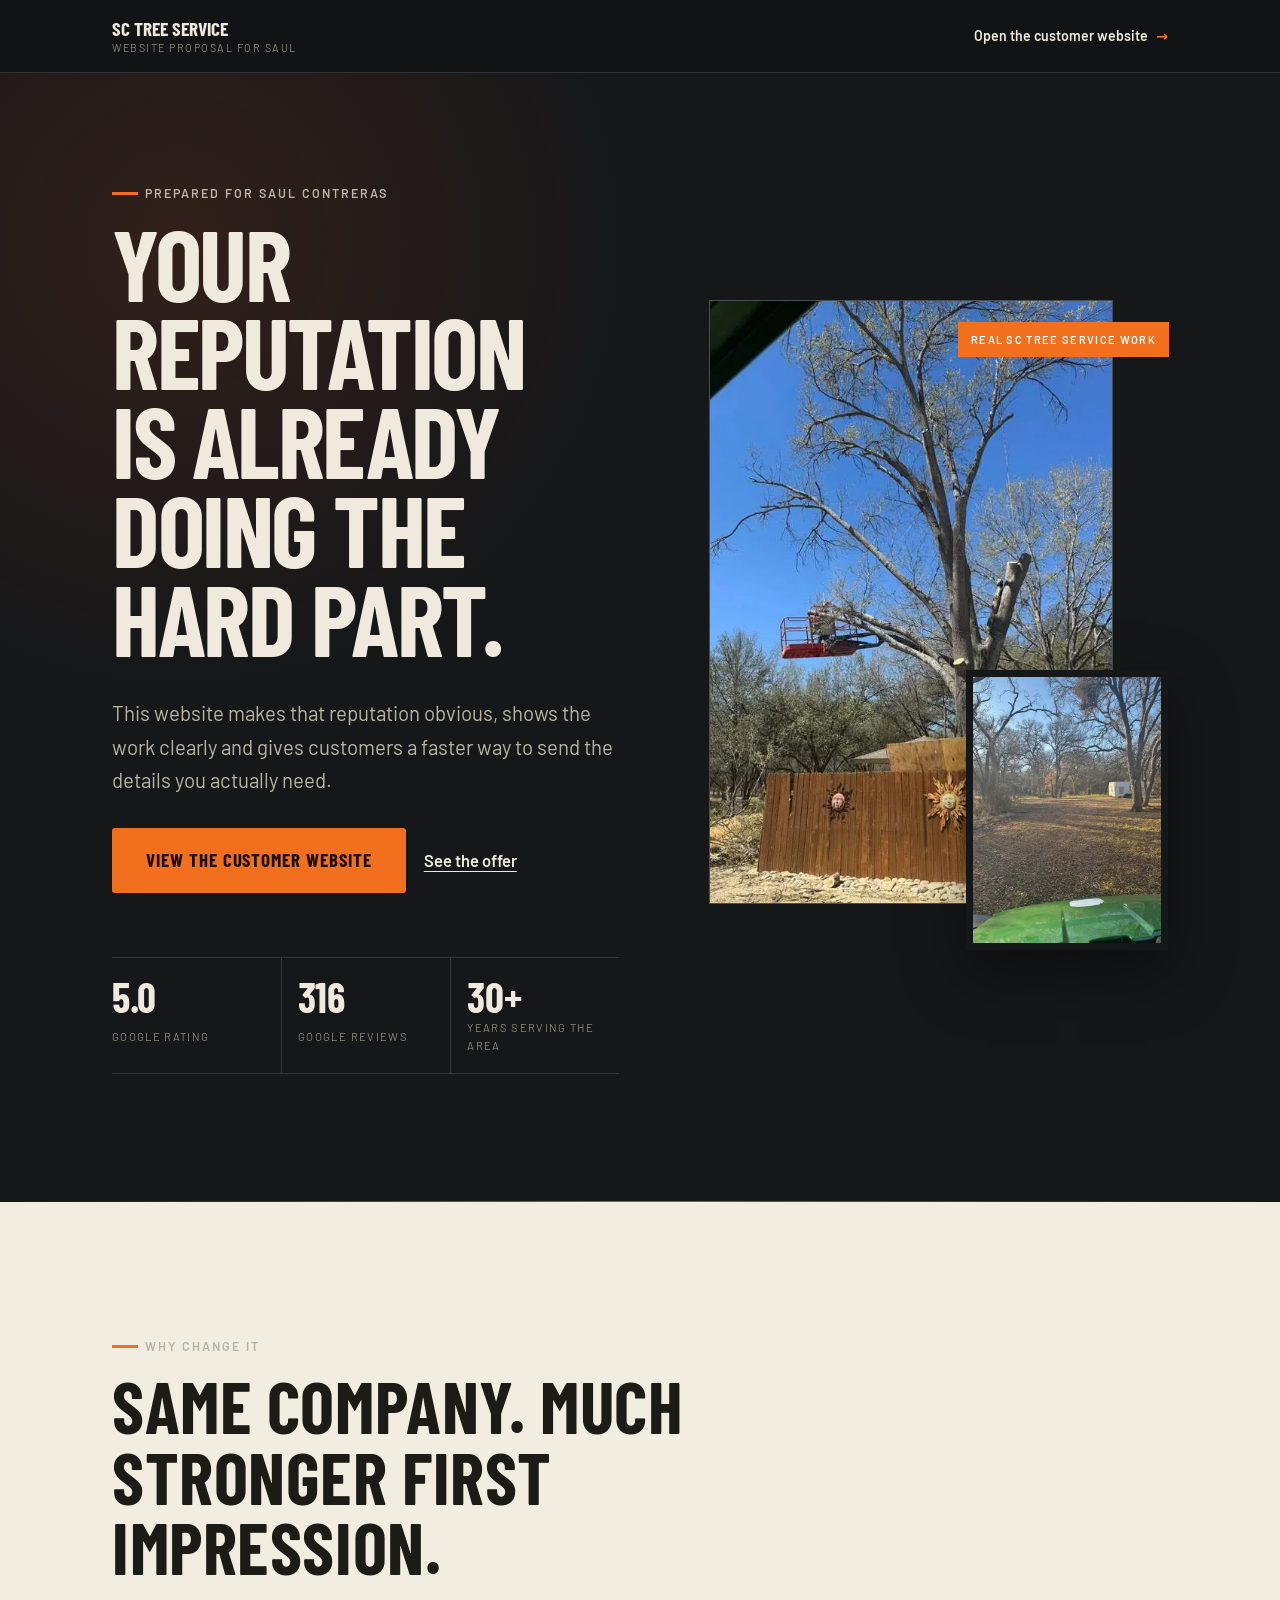
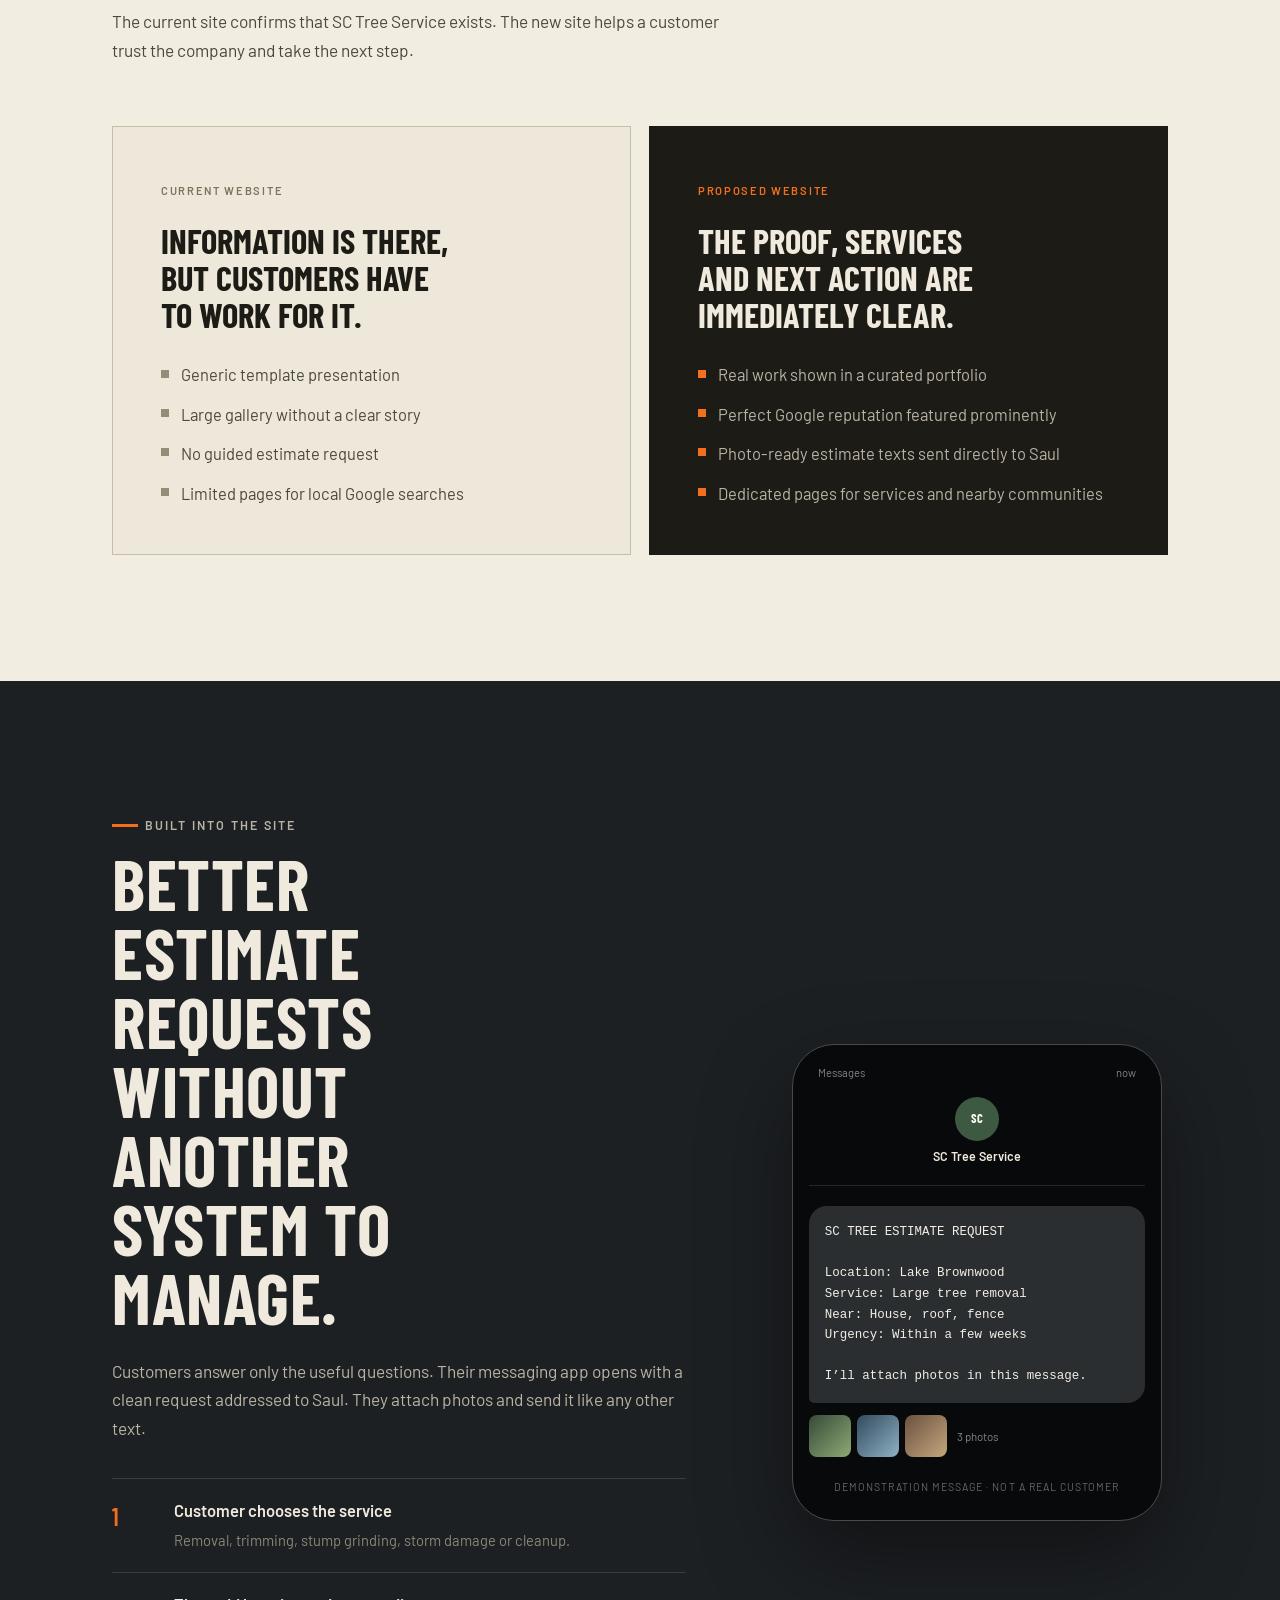
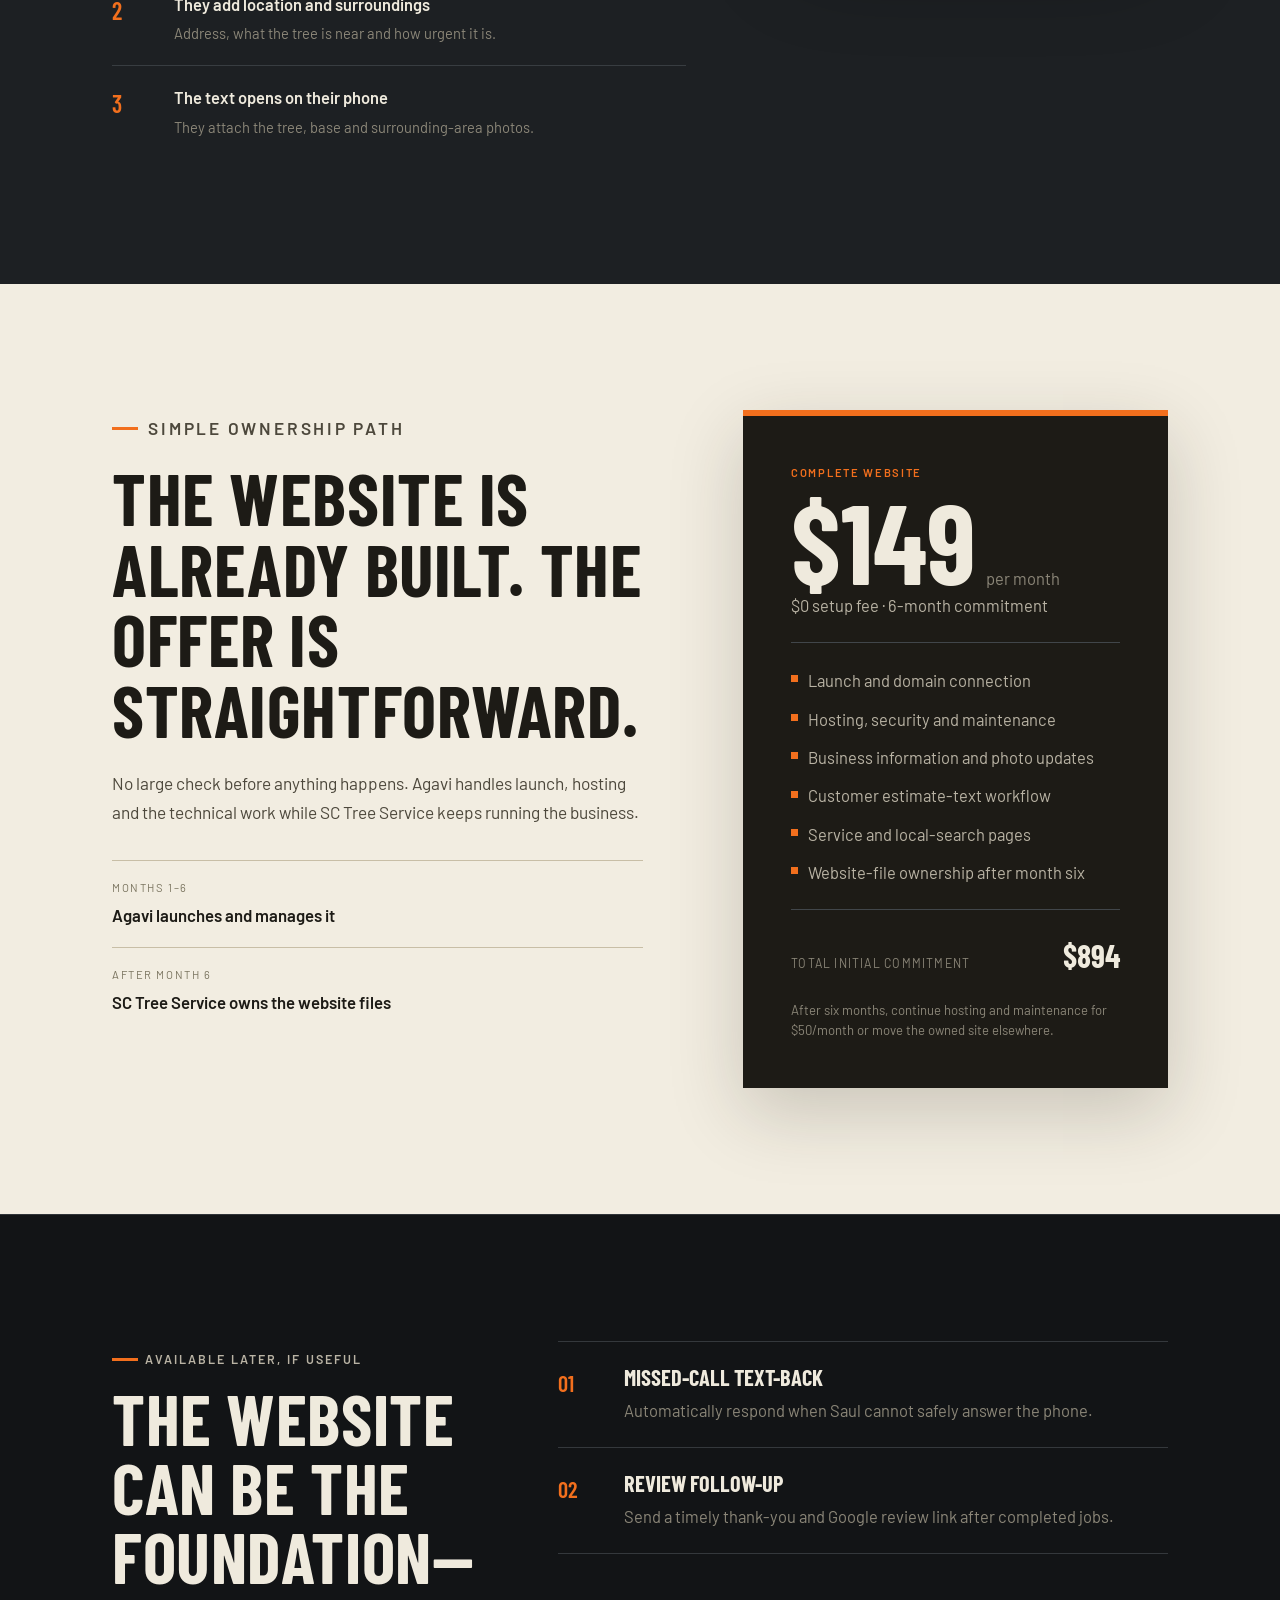
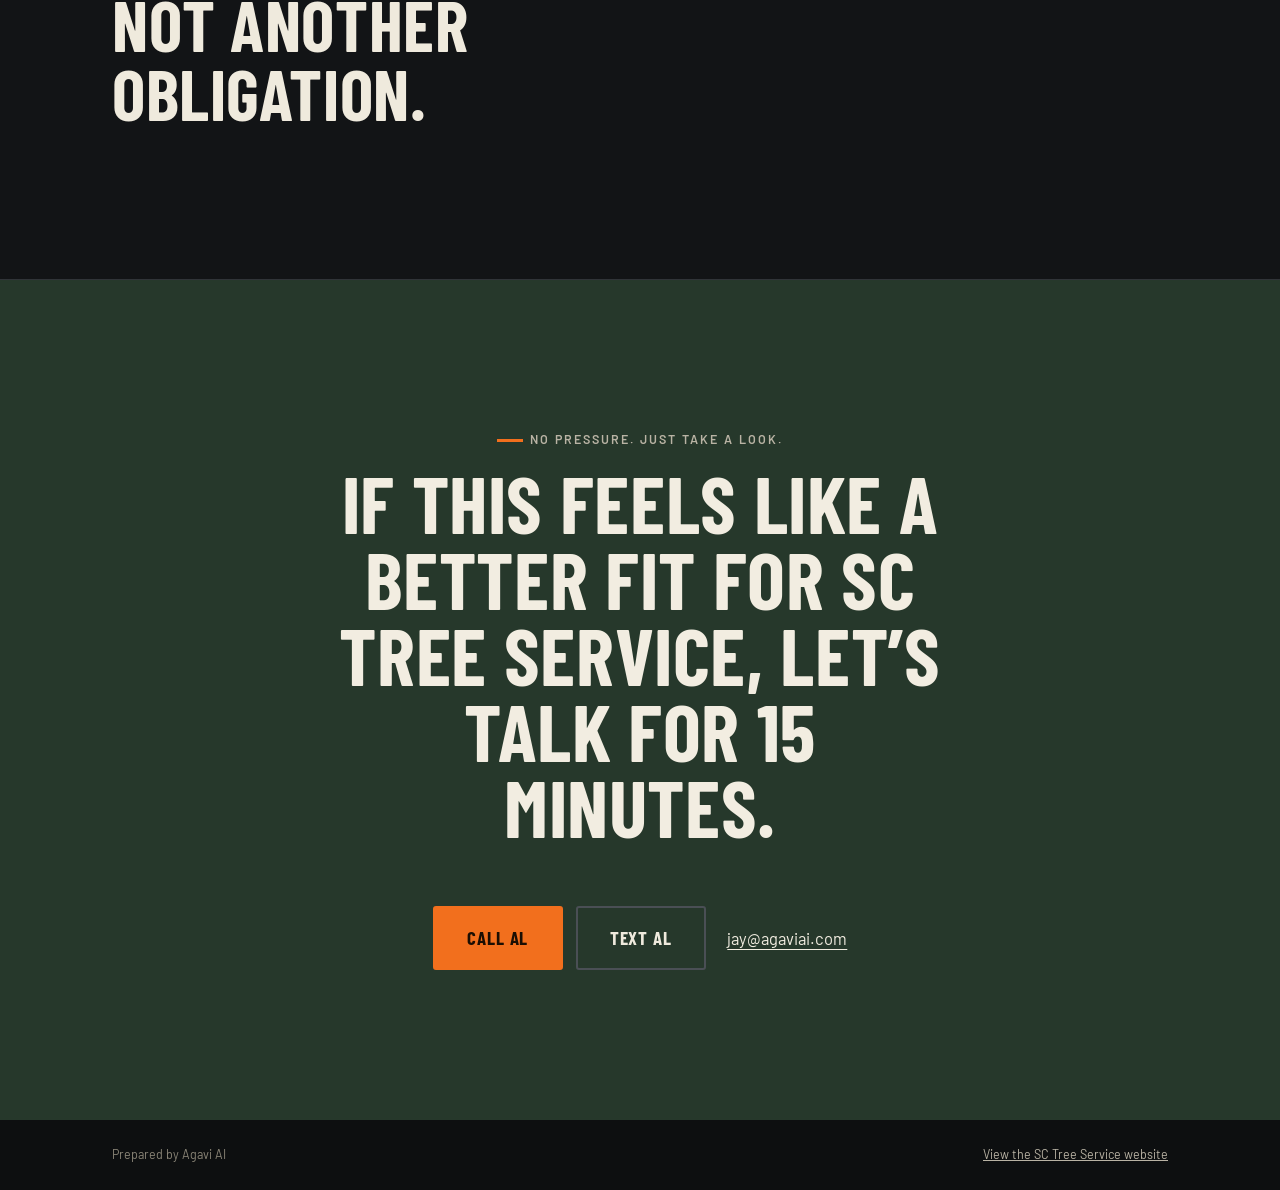
<file: saul/index.html>
<!DOCTYPE html>
<html lang="en">
<head>
<meta charset="UTF-8">
<meta name="viewport" content="width=device-width, initial-scale=1">
<title>For Saul | SC Tree Service Website Preview</title>
<meta name="description" content="A website preview for Saul Contreras showing the proposed SC Tree Service website, customer estimate flow, pricing and ownership terms.">
<meta name="robots" content="noindex, nofollow">
<meta name="theme-color" content="#16181b">
<link rel="canonical" href="https://sctreellc.agaviai.com/saul/">
<link rel="icon" href="../assets/favicon.svg" type="image/svg+xml">
<link rel="preload" as="font" type="font/woff2" href="../assets/fonts/barlow-cond-700.woff2" crossorigin>
<link rel="preload" as="font" type="font/woff2" href="../assets/fonts/barlow-400.woff2" crossorigin>
<link rel="stylesheet" href="../styles.css">
<link rel="stylesheet" href="saul.css">
</head>
<body class="proposal-page">
<a class="skip-link" href="#main">Skip to content</a>

<header class="proposal-nav">
  <div class="container proposal-nav__row">
    <a class="proposal-brand" href="../" aria-label="View the proposed SC Tree Service website">
      <span>SC Tree Service</span>
      <small>Website proposal for Saul</small>
    </a>
    <a class="proposal-nav__link" href="../">Open the customer website <span aria-hidden="true">&rarr;</span></a>
  </div>
</header>

<main id="main">
  <section class="proposal-hero">
    <div class="container proposal-hero__grid">
      <div class="proposal-hero__copy">
        <p class="eyebrow">Prepared for Saul Contreras</p>
        <h1 class="display">Your reputation is already doing the hard part.</h1>
        <p class="proposal-hero__lead">This website makes that reputation obvious, shows the work clearly and gives customers a faster way to send the details you actually need.</p>
        <div class="proposal-hero__actions">
          <a class="btn btn--orange btn--big" href="../">View the Customer Website</a>
          <a class="proposal-text-link" href="#investment">See the offer</a>
        </div>
        <div class="proof-strip" role="group" aria-label="SC Tree Service reputation">
          <div><strong>5.0</strong><span>Google rating</span></div>
          <div><strong>316</strong><span>Google reviews</span></div>
          <div><strong>30+</strong><span>Years serving the area</span></div>
        </div>
      </div>
      <div class="proposal-hero__visual" role="group" aria-label="SC Tree Service work photography">
        <figure class="proposal-photo proposal-photo--main"><img src="../assets/gallery-large-removal.webp" width="600" height="800" alt="SC Tree Service performing a controlled large-tree removal"></figure>
        <figure class="proposal-photo proposal-photo--inset"><img src="../assets/gallery-finished-cleanup.webp" width="600" height="800" alt="Property cleaned after SC Tree Service completed the work"></figure>
        <span class="proposal-photo__label">Real SC Tree Service work</span>
      </div>
    </div>
  </section>

  <section class="proposal-section proposal-section--cream" aria-labelledby="difference-h">
    <div class="container">
      <div class="proposal-heading">
        <p class="eyebrow">Why change it</p>
        <h2 class="display" id="difference-h">Same company. Much stronger first impression.</h2>
        <p>The current site confirms that SC Tree Service exists. The new site helps a customer trust the company and take the next step.</p>
      </div>
      <div class="difference-grid">
        <article class="difference-card difference-card--old">
          <span class="difference-card__tag">Current website</span>
          <h3>Information is there, but customers have to work for it.</h3>
          <ul>
            <li>Generic template presentation</li>
            <li>Large gallery without a clear story</li>
            <li>No guided estimate request</li>
            <li>Limited pages for local Google searches</li>
          </ul>
        </article>
        <article class="difference-card difference-card--new">
          <span class="difference-card__tag">Proposed website</span>
          <h3>The proof, services and next action are immediately clear.</h3>
          <ul>
            <li>Real work shown in a curated portfolio</li>
            <li>Perfect Google reputation featured prominently</li>
            <li>Photo-ready estimate texts sent directly to Saul</li>
            <li>Dedicated pages for services and nearby communities</li>
          </ul>
        </article>
      </div>
    </div>
  </section>

  <section class="proposal-section proposal-section--dark" aria-labelledby="flow-h">
    <div class="container proposal-flow">
      <div class="proposal-flow__copy">
        <p class="eyebrow">Built into the site</p>
        <h2 class="display" id="flow-h">Better estimate requests without another system to manage.</h2>
        <p>Customers answer only the useful questions. Their messaging app opens with a clean request addressed to Saul. They attach photos and send it like any other text.</p>
        <ol class="proposal-steps">
          <li><span>1</span><div><strong>Customer chooses the service</strong><p>Removal, trimming, stump grinding, storm damage or cleanup.</p></div></li>
          <li><span>2</span><div><strong>They add location and surroundings</strong><p>Address, what the tree is near and how urgent it is.</p></div></li>
          <li><span>3</span><div><strong>The text opens on their phone</strong><p>They attach the tree, base and surrounding-area photos.</p></div></li>
        </ol>
      </div>
      <div class="proposal-phone" role="img" aria-label="Example formatted estimate request sent by text">
        <div class="proposal-phone__bar"><span>Messages</span><span>now</span></div>
        <div class="proposal-phone__contact"><span>SC</span><strong>SC Tree Service</strong></div>
        <div class="proposal-bubble">SC TREE ESTIMATE REQUEST

Location: Lake Brownwood
Service: Large tree removal
Near: House, roof, fence
Urgency: Within a few weeks

I&rsquo;ll attach photos in this message.</div>
        <div class="proposal-attachments"><i></i><i></i><i></i><span>3 photos</span></div>
        <p>Demonstration message &middot; not a real customer</p>
      </div>
    </div>
  </section>

  <section class="proposal-section proposal-section--cream" id="investment" aria-labelledby="investment-h">
    <div class="container investment-grid">
      <div class="investment-copy">
        <p class="eyebrow">Simple ownership path</p>
        <h2 class="display" id="investment-h">The website is already built. The offer is straightforward.</h2>
        <p>No large check before anything happens. Agavi handles launch, hosting and the technical work while SC Tree Service keeps running the business.</p>
        <div class="ownership-line"><span>Months 1&ndash;6</span><strong>Agavi launches and manages it</strong></div>
        <div class="ownership-line"><span>After month 6</span><strong>SC Tree Service owns the website files</strong></div>
      </div>
      <aside class="price-card">
        <p class="price-card__label">Complete website</p>
        <div class="price-card__amount"><strong>$149</strong><span>per month</span></div>
        <p class="price-card__setup">$0 setup fee &middot; 6-month commitment</p>
        <ul>
          <li>Launch and domain connection</li>
          <li>Hosting, security and maintenance</li>
          <li>Business information and photo updates</li>
          <li>Customer estimate-text workflow</li>
          <li>Service and local-search pages</li>
          <li>Website-file ownership after month six</li>
        </ul>
        <div class="price-card__total"><span>Total initial commitment</span><strong>$894</strong></div>
        <p class="price-card__after">After six months, continue hosting and maintenance for $50/month or move the owned site elsewhere.</p>
      </aside>
    </div>
  </section>

  <section class="proposal-section proposal-section--next" aria-labelledby="next-h">
    <div class="container next-grid">
      <div>
        <p class="eyebrow">Available later, if useful</p>
        <h2 class="display" id="next-h">The website can be the foundation—not another obligation.</h2>
      </div>
      <div class="next-options">
        <article><span>01</span><div><h3>Missed-call text-back</h3><p>Automatically respond when Saul cannot safely answer the phone.</p></div></article>
        <article><span>02</span><div><h3>Review follow-up</h3><p>Send a timely thank-you and Google review link after completed jobs.</p></div></article>
      </div>
    </div>
  </section>

  <section class="proposal-close" aria-labelledby="close-h">
    <div class="container proposal-close__inner">
      <p class="eyebrow">No pressure. Just take a look.</p>
      <h2 class="display" id="close-h">If this feels like a better fit for SC Tree Service, let&rsquo;s talk for 15 minutes.</h2>
      <div class="proposal-close__actions">
        <a class="btn btn--orange btn--big" href="tel:+14807091040">Call&nbsp;Al</a>
        <a class="btn btn--ghost btn--big" href="sms:+14807091040">Text Al</a>
        <a class="proposal-email" href="mailto:jay@agaviai.com?subject=SC%20Tree%20Service%20website">jay@agaviai.com</a>
      </div>
    </div>
  </section>
</main>

<footer class="proposal-footer">
  <div class="container proposal-footer__row">
    <span>Prepared by Agavi AI</span>
    <a href="../">View the SC Tree Service website</a>
  </div>
</footer>
</body>
</html>
</file>
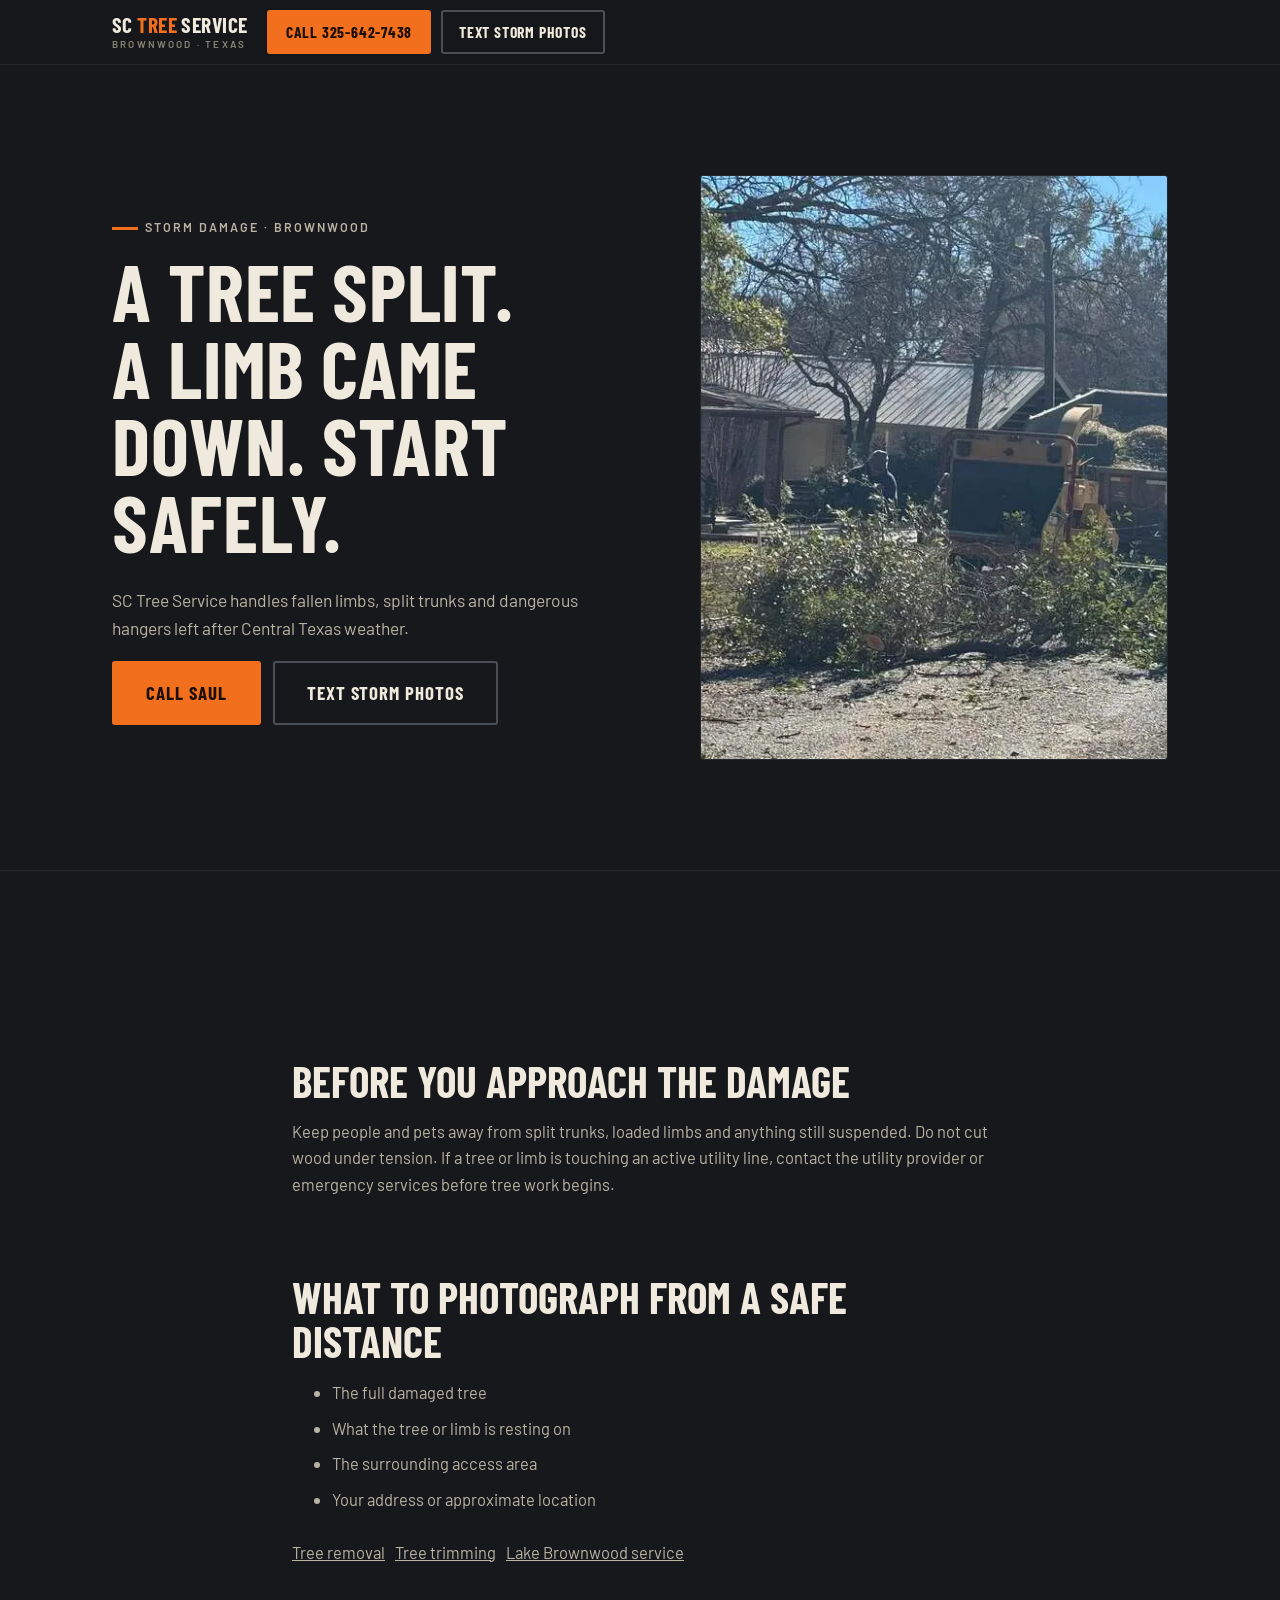
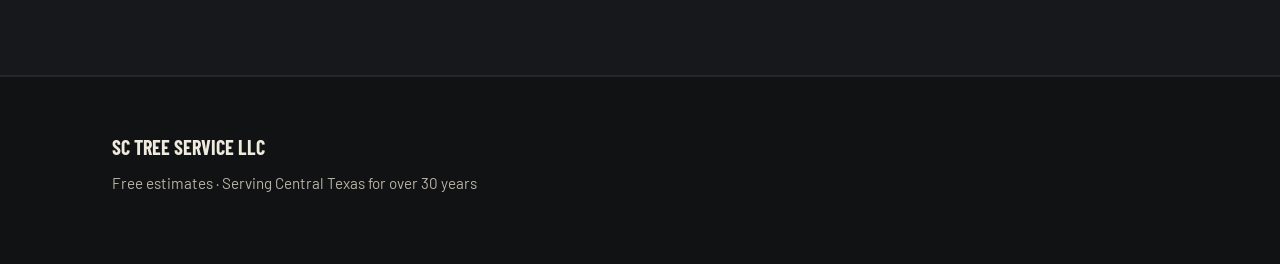
<file: storm-cleanup-brownwood-tx/index.html>
<!doctype html><html lang="en"><head><meta charset="UTF-8"><meta name="viewport" content="width=device-width,initial-scale=1"><title>Storm-Damage Tree Cleanup in Brownwood, TX | SC Tree Service</title><meta name="description" content="Storm-damaged trees, fallen limbs and overhead hangers in Brownwood, Texas. Call or text photos to SC Tree Service for a free estimate."><link rel="canonical" href="https://sctreellc.agaviai.com/storm-cleanup-brownwood-tx/"><link rel="stylesheet" href="../styles.css"><link rel="stylesheet" href="../page.css"><link rel="icon" href="../assets/favicon.svg"></head><body><header class="site-header"><div class="container site-header__row"><a class="wordmark" href="../"><span class="wordmark__name">SC <em>Tree</em> Service</span><span class="wordmark__sub">Brownwood &middot; Texas</span></a><div class="header-cta"><a class="btn btn--orange" href="tel:+13256427438">Call 325-642-7438</a><a class="btn btn--ghost" href="../#estimate">Text Storm Photos</a></div></div></header><main><section class="local-page"><div class="container local-page__grid"><div><p class="eyebrow">Storm damage &middot; Brownwood</p><h1 class="display">A tree split. A limb came down. Start safely.</h1><p class="lead">SC Tree Service handles fallen limbs, split trunks and dangerous hangers left after Central Texas weather.</p><div class="hero__cta"><a class="btn btn--orange btn--big" href="tel:+13256427438">Call Saul</a><a class="btn btn--ghost btn--big" href="../#estimate">Text Storm Photos</a></div></div><figure class="local-page__photo"><img src="../assets/gallery-cleanup.webp" alt="Crew and chipper clearing storm-damaged limbs" width="600" height="800"></figure></div></section><section class="section services"><div class="container local-page__body"><h2>Before you approach the damage</h2><p>Keep people and pets away from split trunks, loaded limbs and anything still suspended. Do not cut wood under tension. If a tree or limb is touching an active utility line, contact the utility provider or emergency services before tree work begins.</p><h2>What to photograph from a safe distance</h2><ul><li>The full damaged tree</li><li>What the tree or limb is resting on</li><li>The surrounding access area</li><li>Your address or approximate location</li></ul><div class="local-links"><a href="../tree-removal-brownwood-tx/">Tree removal</a><a href="../tree-trimming-brownwood-tx/">Tree trimming</a><a href="../tree-service-lake-brownwood/">Lake Brownwood service</a></div></div></section></main><footer class="site-footer"><div class="container"><p class="footer-name">SC Tree Service LLC</p><p>Free estimates &middot; Serving Central Texas for over 30 years</p></div></footer></body></html>
</file>
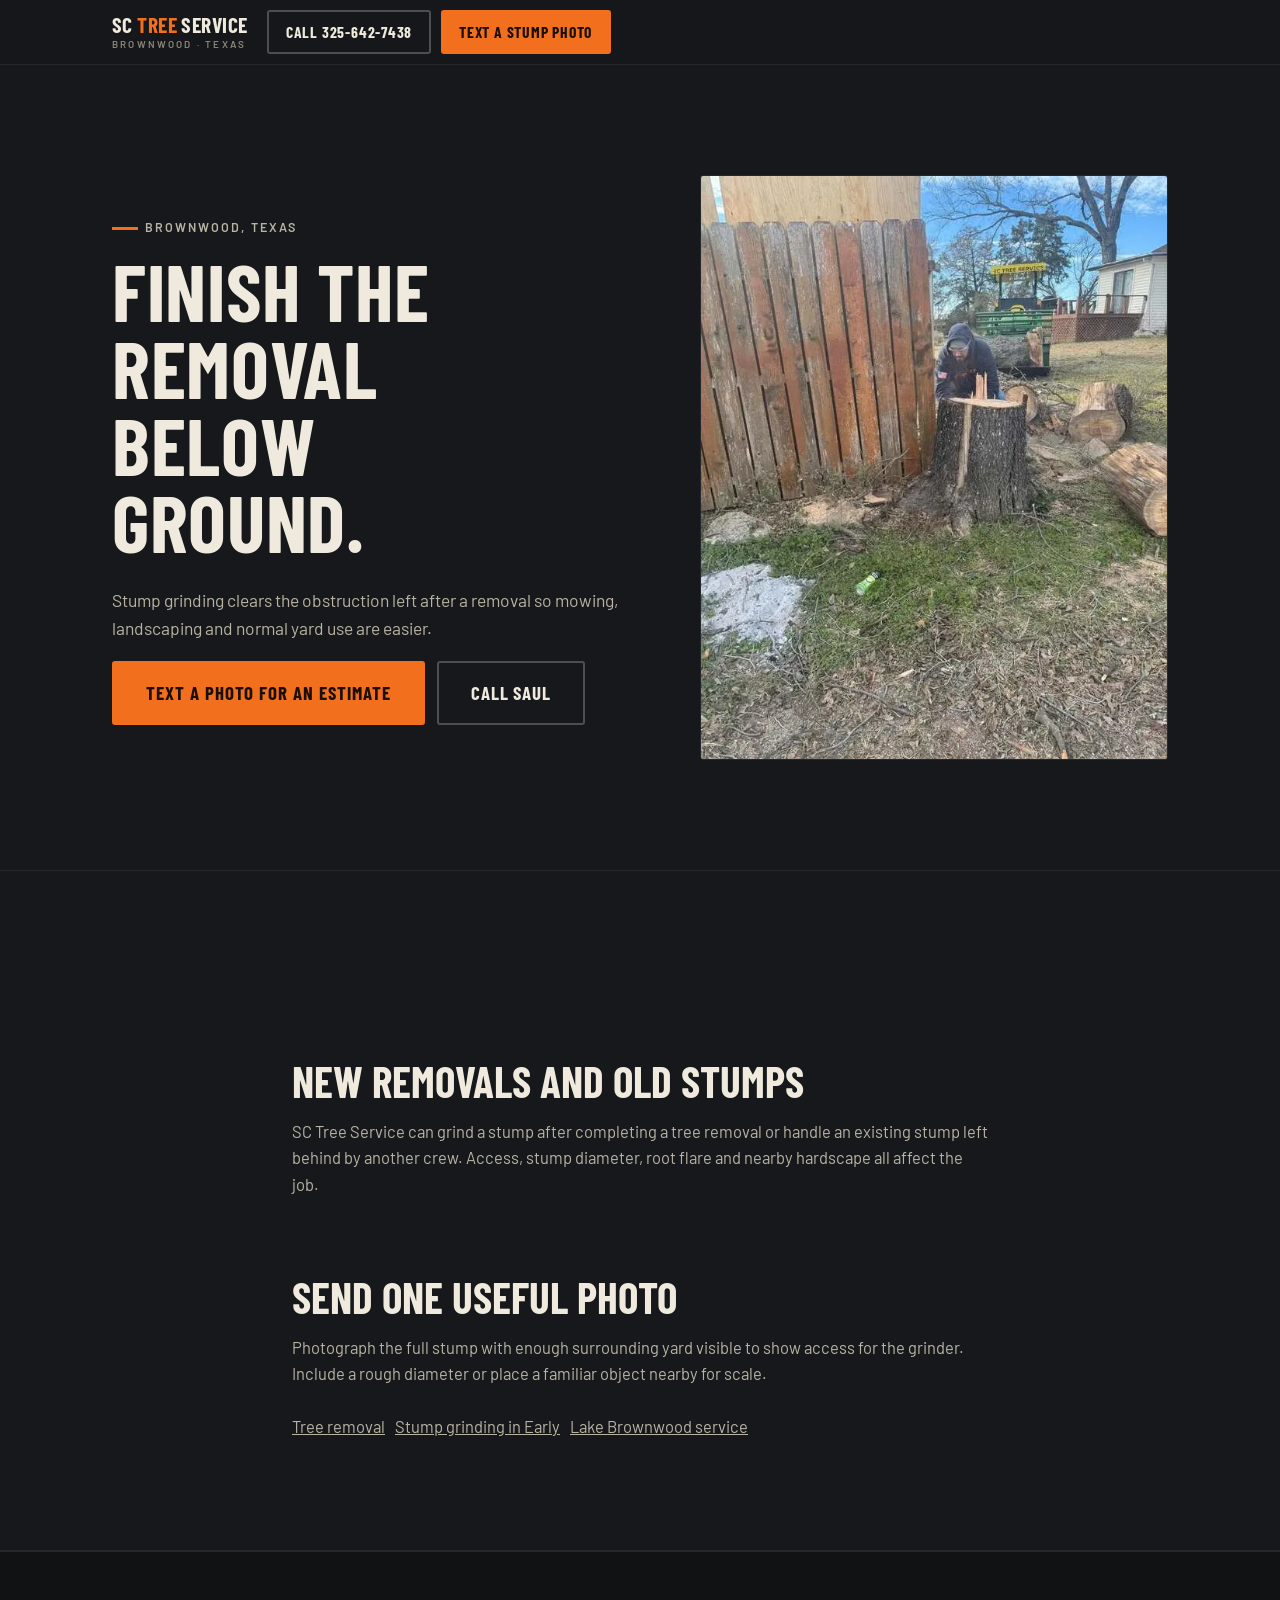
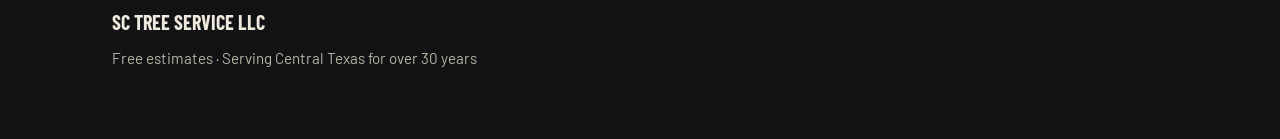
<file: stump-grinding-brownwood-tx/index.html>
<!doctype html><html lang="en"><head><meta charset="UTF-8"><meta name="viewport" content="width=device-width,initial-scale=1"><title>Stump Grinding in Brownwood, TX | SC Tree Service</title><meta name="description" content="Stump grinding in Brownwood, TX after tree removal or for old stumps left in the yard. Free estimates from SC Tree Service."><link rel="canonical" href="https://sctreellc.agaviai.com/stump-grinding-brownwood-tx/"><link rel="stylesheet" href="../styles.css"><link rel="stylesheet" href="../page.css"><link rel="icon" href="../assets/favicon.svg"></head><body><header class="site-header"><div class="container site-header__row"><a class="wordmark" href="../"><span class="wordmark__name">SC <em>Tree</em> Service</span><span class="wordmark__sub">Brownwood &middot; Texas</span></a><div class="header-cta"><a class="btn btn--ghost" href="tel:+13256427438">Call 325-642-7438</a><a class="btn btn--orange" href="../#estimate">Text a Stump Photo</a></div></div></header><main><section class="local-page"><div class="container local-page__grid"><div><p class="eyebrow">Brownwood, Texas</p><h1 class="display">Finish the removal below ground.</h1><p class="lead">Stump grinding clears the obstruction left after a removal so mowing, landscaping and normal yard use are easier.</p><div class="hero__cta"><a class="btn btn--orange btn--big" href="../#estimate">Text a Photo for an Estimate</a><a class="btn btn--ghost btn--big" href="tel:+13256427438">Call Saul</a></div></div><figure class="local-page__photo"><img src="../assets/gallery-stump-grinding.webp" alt="Stump grinding equipment working below grade" width="600" height="800"></figure></div></section><section class="section services"><div class="container local-page__body"><h2>New removals and old stumps</h2><p>SC Tree Service can grind a stump after completing a tree removal or handle an existing stump left behind by another crew. Access, stump diameter, root flare and nearby hardscape all affect the job.</p><h2>Send one useful photo</h2><p>Photograph the full stump with enough surrounding yard visible to show access for the grinder. Include a rough diameter or place a familiar object nearby for scale.</p><div class="local-links"><a href="../tree-removal-brownwood-tx/">Tree removal</a><a href="../tree-service-early-tx/">Stump grinding in Early</a><a href="../tree-service-lake-brownwood/">Lake Brownwood service</a></div></div></section></main><footer class="site-footer"><div class="container"><p class="footer-name">SC Tree Service LLC</p><p>Free estimates &middot; Serving Central Texas for over 30 years</p></div></footer></body></html>
</file>
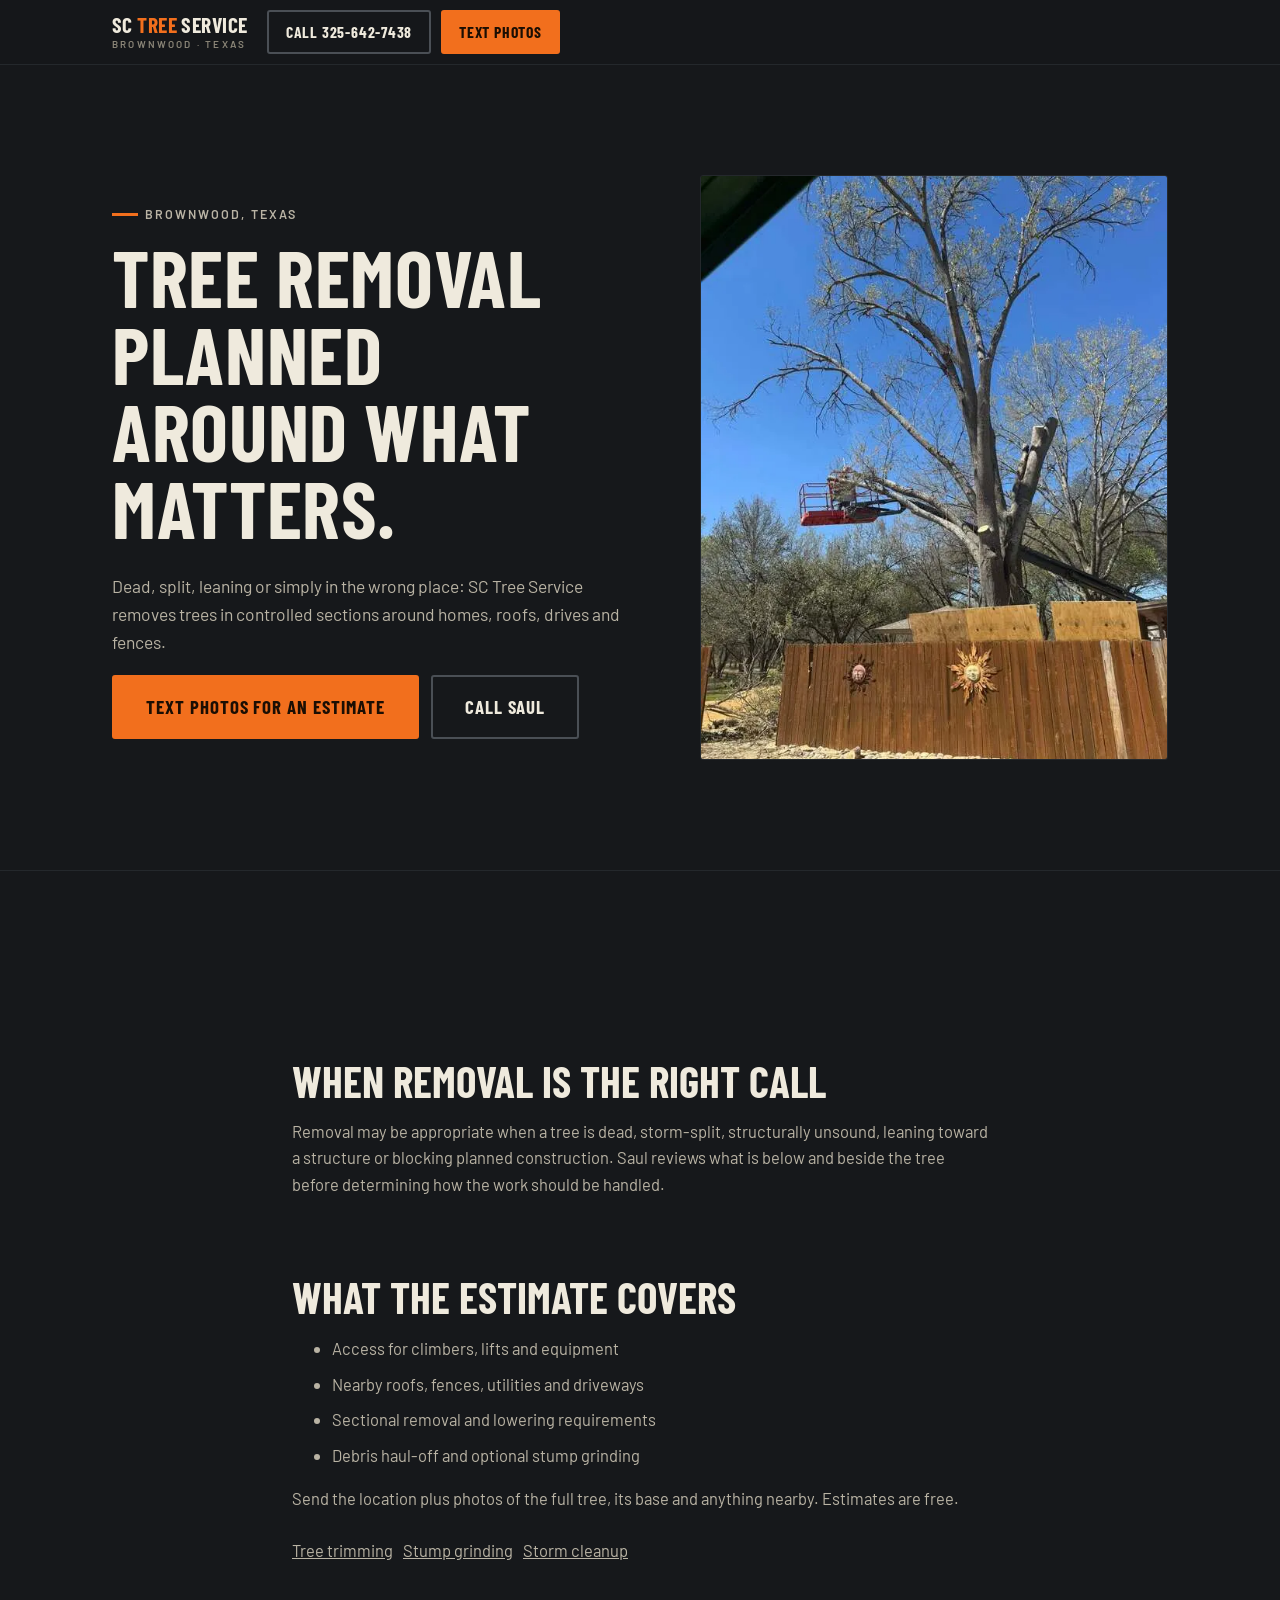
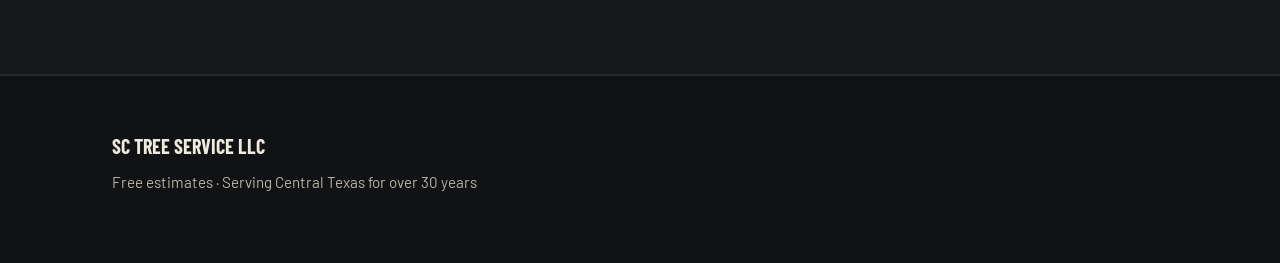
<file: tree-removal-brownwood-tx/index.html>
<!doctype html><html lang="en"><head><meta charset="UTF-8"><meta name="viewport" content="width=device-width,initial-scale=1"><title>Tree Removal in Brownwood, TX | SC Tree Service</title><meta name="description" content="Controlled tree removal around homes, roofs and fences in Brownwood, Texas. Free estimates and over 30 years of local experience."><link rel="canonical" href="https://sctreellc.agaviai.com/tree-removal-brownwood-tx/"><link rel="stylesheet" href="../styles.css"><link rel="stylesheet" href="../page.css"><link rel="icon" href="../assets/favicon.svg"></head><body><header class="site-header"><div class="container site-header__row"><a class="wordmark" href="../"><span class="wordmark__name">SC <em>Tree</em> Service</span><span class="wordmark__sub">Brownwood &middot; Texas</span></a><div class="header-cta"><a class="btn btn--ghost" href="tel:+13256427438">Call 325-642-7438</a><a class="btn btn--orange" href="../#estimate">Text Photos</a></div></div></header><main><section class="local-page"><div class="container local-page__grid"><div><p class="eyebrow">Brownwood, Texas</p><h1 class="display">Tree removal planned around what matters.</h1><p class="lead">Dead, split, leaning or simply in the wrong place: SC Tree Service removes trees in controlled sections around homes, roofs, drives and fences.</p><div class="hero__cta"><a class="btn btn--orange btn--big" href="../#estimate">Text Photos for an Estimate</a><a class="btn btn--ghost btn--big" href="tel:+13256427438">Call Saul</a></div></div><figure class="local-page__photo"><img src="../assets/gallery-large-removal.webp" alt="Large tree removal beside a Brownwood home" width="600" height="800"></figure></div></section><section class="section services"><div class="container local-page__body"><h2>When removal is the right call</h2><p>Removal may be appropriate when a tree is dead, storm-split, structurally unsound, leaning toward a structure or blocking planned construction. Saul reviews what is below and beside the tree before determining how the work should be handled.</p><h2>What the estimate covers</h2><ul><li>Access for climbers, lifts and equipment</li><li>Nearby roofs, fences, utilities and driveways</li><li>Sectional removal and lowering requirements</li><li>Debris haul-off and optional stump grinding</li></ul><p>Send the location plus photos of the full tree, its base and anything nearby. Estimates are free.</p><div class="local-links"><a href="../tree-trimming-brownwood-tx/">Tree trimming</a><a href="../stump-grinding-brownwood-tx/">Stump grinding</a><a href="../storm-cleanup-brownwood-tx/">Storm cleanup</a></div></div></section></main><footer class="site-footer"><div class="container"><p class="footer-name">SC Tree Service LLC</p><p>Free estimates &middot; Serving Central Texas for over 30 years</p></div></footer></body></html>
</file>
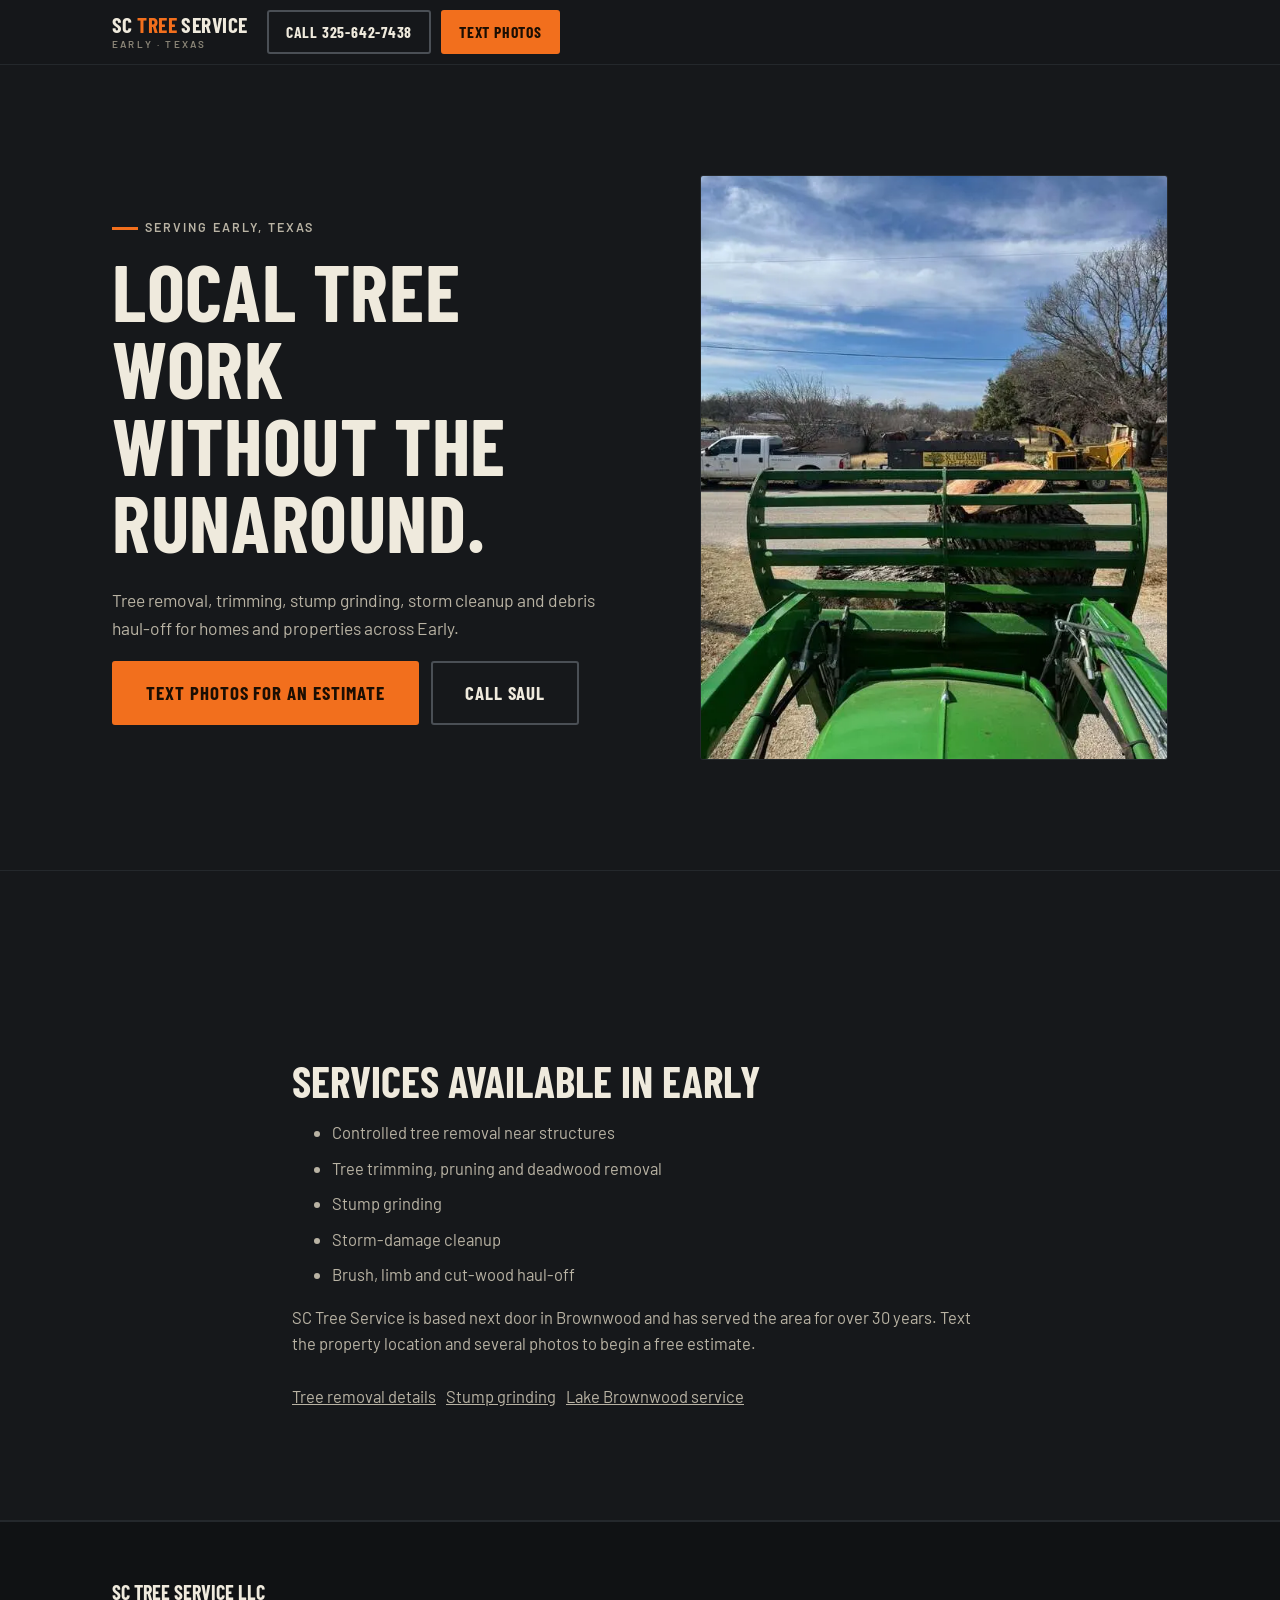
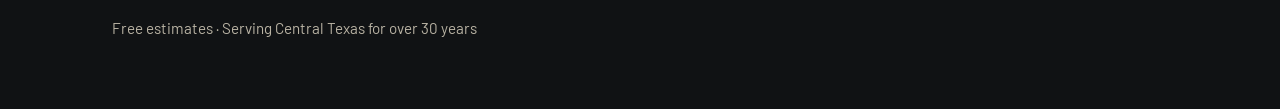
<file: tree-service-early-tx/index.html>
<!doctype html><html lang="en"><head><meta charset="UTF-8"><meta name="viewport" content="width=device-width,initial-scale=1"><title>Tree Service in Early, TX | SC Tree Service</title><meta name="description" content="Tree removal, trimming, stump grinding and storm cleanup serving Early, Texas. Free estimates from SC Tree Service."><link rel="canonical" href="https://sctreellc.agaviai.com/tree-service-early-tx/"><link rel="stylesheet" href="../styles.css"><link rel="stylesheet" href="../page.css"><link rel="icon" href="../assets/favicon.svg"></head><body><header class="site-header"><div class="container site-header__row"><a class="wordmark" href="../"><span class="wordmark__name">SC <em>Tree</em> Service</span><span class="wordmark__sub">Early &middot; Texas</span></a><div class="header-cta"><a class="btn btn--ghost" href="tel:+13256427438">Call 325-642-7438</a><a class="btn btn--orange" href="../#estimate">Text Photos</a></div></div></header><main><section class="local-page"><div class="container local-page__grid"><div><p class="eyebrow">Serving Early, Texas</p><h1 class="display">Local tree work without the runaround.</h1><p class="lead">Tree removal, trimming, stump grinding, storm cleanup and debris haul-off for homes and properties across Early.</p><div class="hero__cta"><a class="btn btn--orange btn--big" href="../#estimate">Text Photos for an Estimate</a><a class="btn btn--ghost btn--big" href="tel:+13256427438">Call Saul</a></div></div><figure class="local-page__photo"><img src="../assets/gallery-haul-off.webp" alt="Large tree sections prepared for haul-off near Early Texas" width="600" height="800"></figure></div></section><section class="section services"><div class="container local-page__body"><h2>Services available in Early</h2><ul><li>Controlled tree removal near structures</li><li>Tree trimming, pruning and deadwood removal</li><li>Stump grinding</li><li>Storm-damage cleanup</li><li>Brush, limb and cut-wood haul-off</li></ul><p>SC Tree Service is based next door in Brownwood and has served the area for over 30 years. Text the property location and several photos to begin a free estimate.</p><div class="local-links"><a href="../tree-removal-brownwood-tx/">Tree removal details</a><a href="../stump-grinding-brownwood-tx/">Stump grinding</a><a href="../tree-service-lake-brownwood/">Lake Brownwood service</a></div></div></section></main><footer class="site-footer"><div class="container"><p class="footer-name">SC Tree Service LLC</p><p>Free estimates &middot; Serving Central Texas for over 30 years</p></div></footer></body></html>
</file>
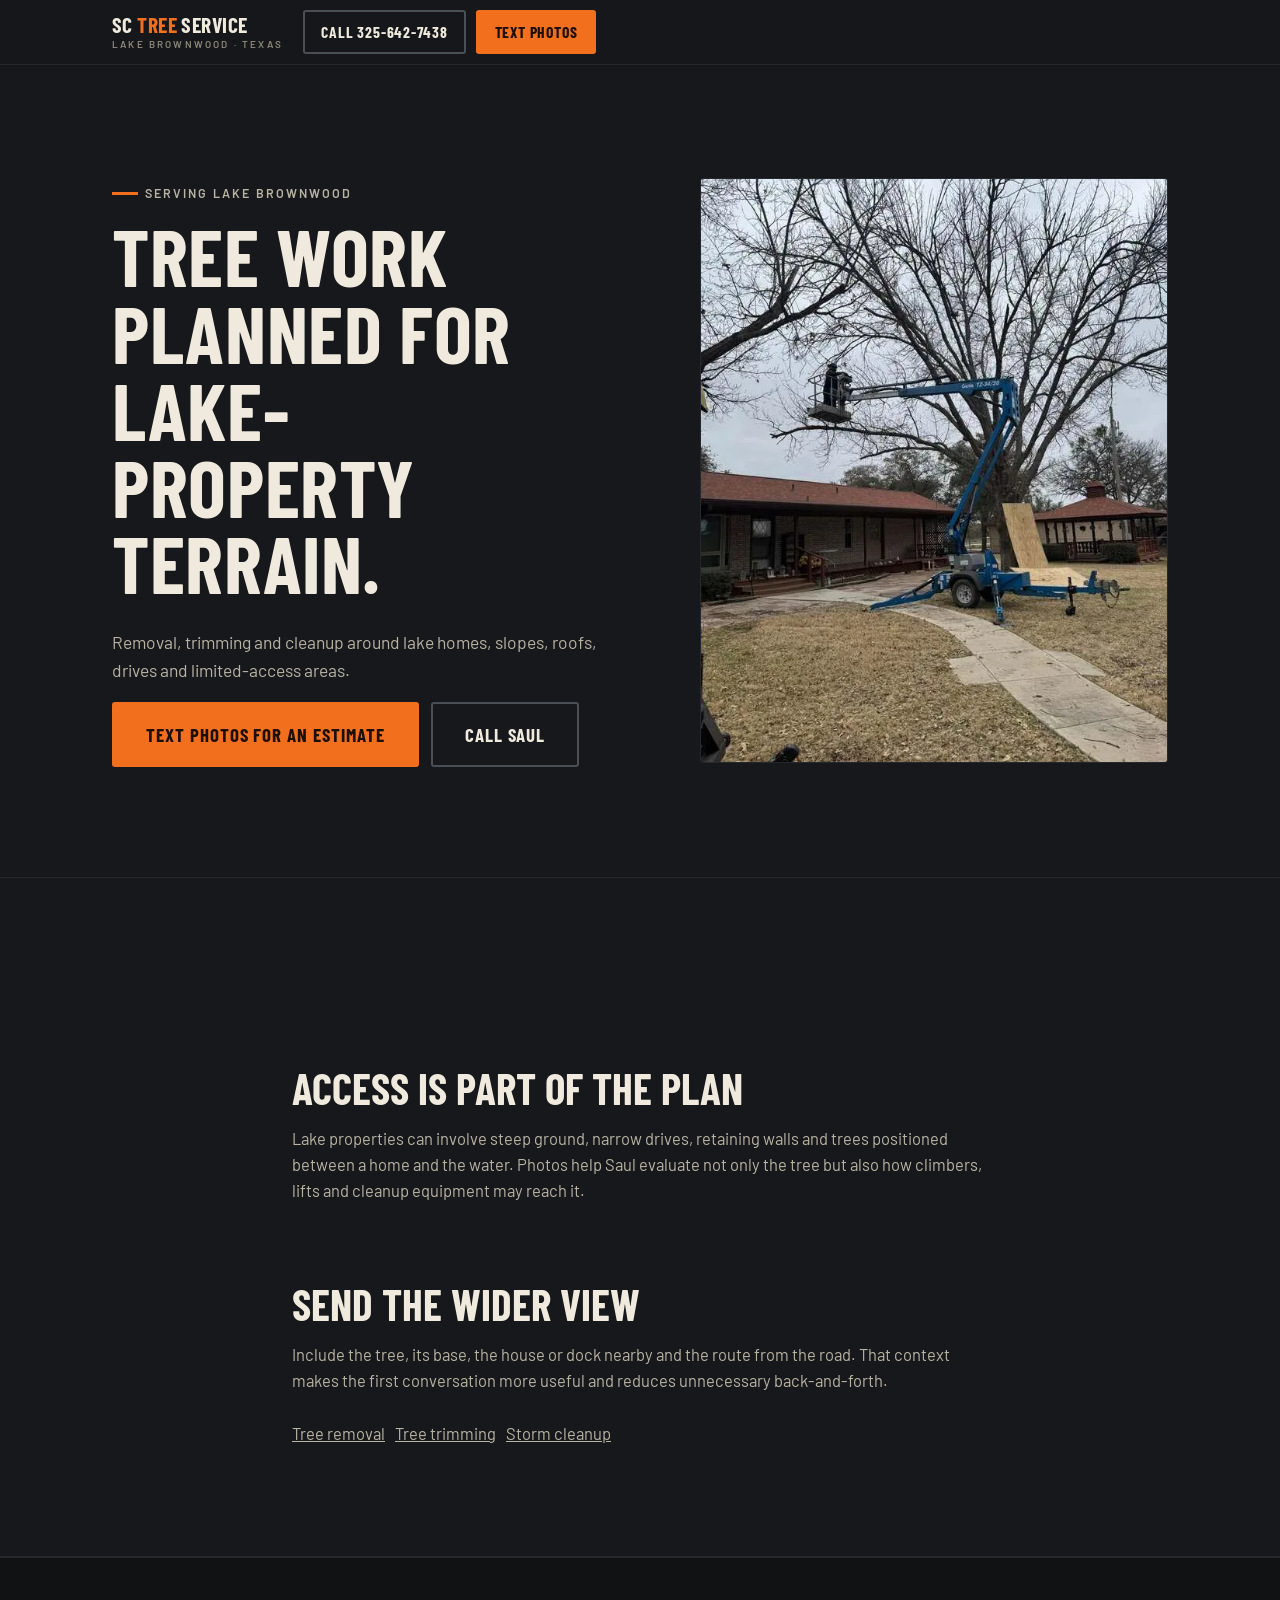
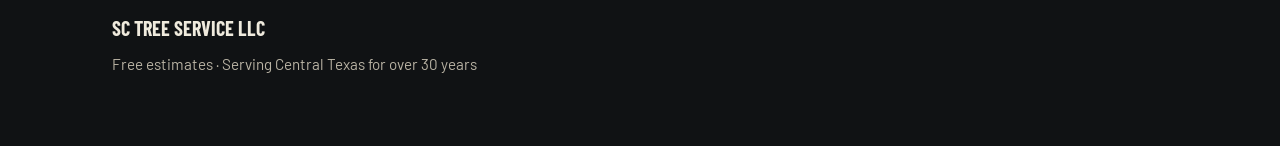
<file: tree-service-lake-brownwood/index.html>
<!doctype html><html lang="en"><head><meta charset="UTF-8"><meta name="viewport" content="width=device-width,initial-scale=1"><title>Tree Service at Lake Brownwood, TX | SC Tree Service</title><meta name="description" content="Tree removal, trimming, stump grinding and debris cleanup for Lake Brownwood properties and difficult lake-access terrain."><link rel="canonical" href="https://sctreellc.agaviai.com/tree-service-lake-brownwood/"><link rel="stylesheet" href="../styles.css"><link rel="stylesheet" href="../page.css"><link rel="icon" href="../assets/favicon.svg"></head><body><header class="site-header"><div class="container site-header__row"><a class="wordmark" href="../"><span class="wordmark__name">SC <em>Tree</em> Service</span><span class="wordmark__sub">Lake Brownwood &middot; Texas</span></a><div class="header-cta"><a class="btn btn--ghost" href="tel:+13256427438">Call 325-642-7438</a><a class="btn btn--orange" href="../#estimate">Text Photos</a></div></div></header><main><section class="local-page"><div class="container local-page__grid"><div><p class="eyebrow">Serving Lake Brownwood</p><h1 class="display">Tree work planned for lake-property terrain.</h1><p class="lead">Removal, trimming and cleanup around lake homes, slopes, roofs, drives and limited-access areas.</p><div class="hero__cta"><a class="btn btn--orange btn--big" href="../#estimate">Text Photos for an Estimate</a><a class="btn btn--ghost btn--big" href="tel:+13256427438">Call Saul</a></div></div><figure class="local-page__photo"><img src="../assets/gallery-lift-work.webp" alt="SC Tree Service lift crew working high in a large tree beside a home" width="600" height="800"></figure></div></section><section class="section services"><div class="container local-page__body"><h2>Access is part of the plan</h2><p>Lake properties can involve steep ground, narrow drives, retaining walls and trees positioned between a home and the water. Photos help Saul evaluate not only the tree but also how climbers, lifts and cleanup equipment may reach it.</p><h2>Send the wider view</h2><p>Include the tree, its base, the house or dock nearby and the route from the road. That context makes the first conversation more useful and reduces unnecessary back-and-forth.</p><div class="local-links"><a href="../tree-removal-brownwood-tx/">Tree removal</a><a href="../tree-trimming-brownwood-tx/">Tree trimming</a><a href="../storm-cleanup-brownwood-tx/">Storm cleanup</a></div></div></section></main><footer class="site-footer"><div class="container"><p class="footer-name">SC Tree Service LLC</p><p>Free estimates &middot; Serving Central Texas for over 30 years</p></div></footer></body></html>
</file>
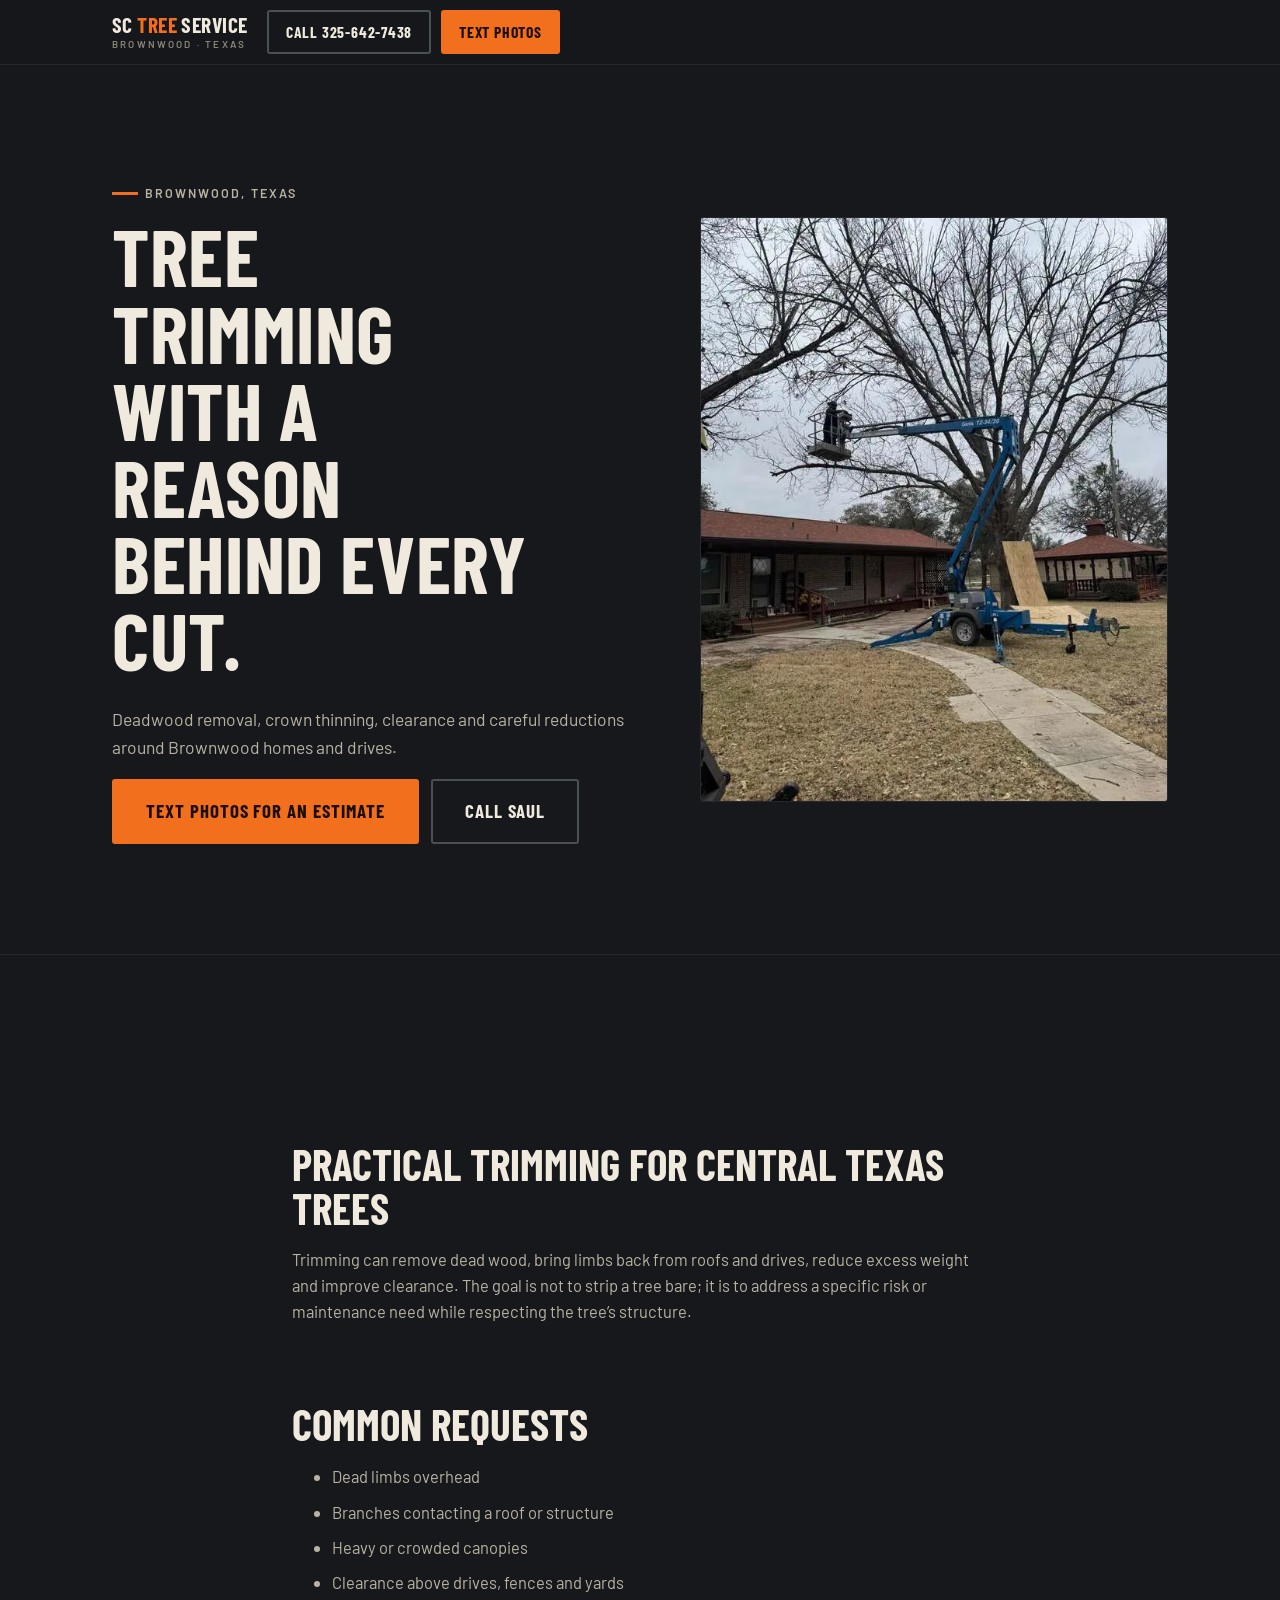
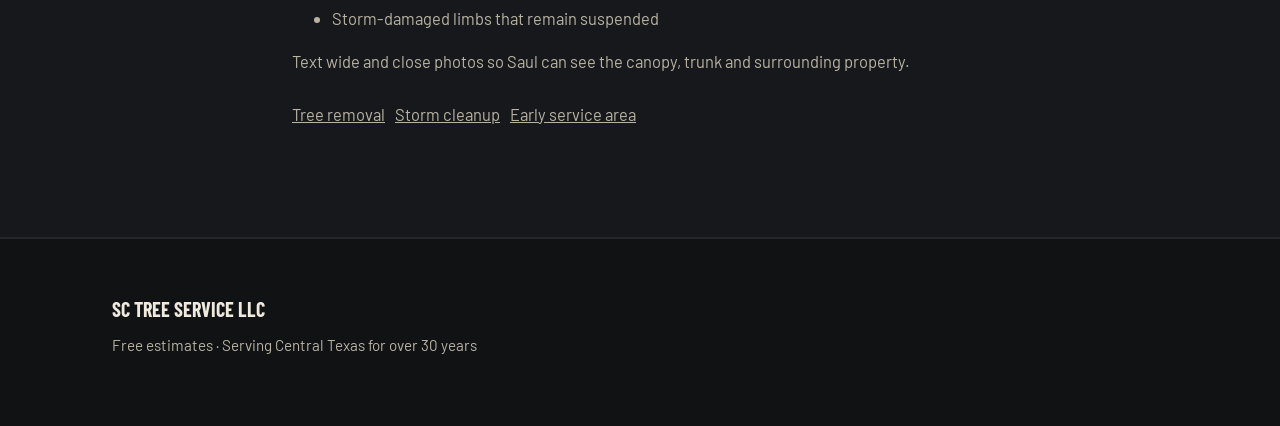
<file: tree-trimming-brownwood-tx/index.html>
<!doctype html><html lang="en"><head><meta charset="UTF-8"><meta name="viewport" content="width=device-width,initial-scale=1"><title>Tree Trimming in Brownwood, TX | SC Tree Service</title><meta name="description" content="Tree trimming and pruning in Brownwood, TX, including deadwood removal, crown thinning and limbs over roofs and drives."><link rel="canonical" href="https://sctreellc.agaviai.com/tree-trimming-brownwood-tx/"><link rel="stylesheet" href="../styles.css"><link rel="stylesheet" href="../page.css"><link rel="icon" href="../assets/favicon.svg"></head><body><header class="site-header"><div class="container site-header__row"><a class="wordmark" href="../"><span class="wordmark__name">SC <em>Tree</em> Service</span><span class="wordmark__sub">Brownwood &middot; Texas</span></a><div class="header-cta"><a class="btn btn--ghost" href="tel:+13256427438">Call 325-642-7438</a><a class="btn btn--orange" href="../#estimate">Text Photos</a></div></div></header><main><section class="local-page"><div class="container local-page__grid"><div><p class="eyebrow">Brownwood, Texas</p><h1 class="display">Tree trimming with a reason behind every cut.</h1><p class="lead">Deadwood removal, crown thinning, clearance and careful reductions around Brownwood homes and drives.</p><div class="hero__cta"><a class="btn btn--orange btn--big" href="../#estimate">Text Photos for an Estimate</a><a class="btn btn--ghost btn--big" href="tel:+13256427438">Call Saul</a></div></div><figure class="local-page__photo"><img src="../assets/gallery-lift-work.webp" alt="Lift work trimming limbs above a Brownwood home" width="600" height="800"></figure></div></section><section class="section services"><div class="container local-page__body"><h2>Practical trimming for Central Texas trees</h2><p>Trimming can remove dead wood, bring limbs back from roofs and drives, reduce excess weight and improve clearance. The goal is not to strip a tree bare; it is to address a specific risk or maintenance need while respecting the tree&rsquo;s structure.</p><h2>Common requests</h2><ul><li>Dead limbs overhead</li><li>Branches contacting a roof or structure</li><li>Heavy or crowded canopies</li><li>Clearance above drives, fences and yards</li><li>Storm-damaged limbs that remain suspended</li></ul><p>Text wide and close photos so Saul can see the canopy, trunk and surrounding property.</p><div class="local-links"><a href="../tree-removal-brownwood-tx/">Tree removal</a><a href="../storm-cleanup-brownwood-tx/">Storm cleanup</a><a href="../tree-service-early-tx/">Early service area</a></div></div></section></main><footer class="site-footer"><div class="container"><p class="footer-name">SC Tree Service LLC</p><p>Free estimates &middot; Serving Central Texas for over 30 years</p></div></footer></body></html>
</file>
<file: styles.css>
/* ==========================================================================
   SC Tree Service LLC - Brownwood, TX
   Single stylesheet. Dark charcoal shell, cream working surfaces,
   muted forest green, safety-orange action accent.
   ========================================================================== */

/* ---------- fonts (self-hosted, latin subset) ---------- */
@font-face{
  font-family:"Barlow Condensed";font-style:normal;font-weight:600;font-display:swap;
  src:url("assets/fonts/barlow-cond-600.woff2") format("woff2");
}
@font-face{
  font-family:"Barlow Condensed";font-style:normal;font-weight:700;font-display:swap;
  src:url("assets/fonts/barlow-cond-700.woff2") format("woff2");
}
@font-face{
  font-family:"Barlow";font-style:normal;font-weight:400;font-display:swap;
  src:url("assets/fonts/barlow-400.woff2") format("woff2");
}
@font-face{
  font-family:"Barlow";font-style:normal;font-weight:500;font-display:swap;
  src:url("assets/fonts/barlow-500.woff2") format("woff2");
}
@font-face{
  font-family:"Barlow";font-style:normal;font-weight:600;font-display:swap;
  src:url("assets/fonts/barlow-600.woff2") format("woff2");
}

/* ---------- tokens ---------- */
:root{
  --char:#16181b;          /* page background            */
  --char-2:#1d2023;        /* raised dark surface        */
  --char-3:#24282c;        /* borders on dark            */
  --cream:#f2ede1;         /* light working surface      */
  --cream-2:#e9e2d0;       /* tinted cream               */
  --ink:#1d1b16;           /* text on cream              */
  --ink-soft:#4d483c;
  --ink-faint:#7a745f;
  --bone:#efeadd;          /* text on charcoal           */
  --bone-soft:#b9b3a4;
  --bone-faint:#8b8678;
  --green:#3d5942;         /* muted forest green         */
  --green-deep:#26382b;
  --orange:#f26f1d;        /* safety-orange action       */
  --orange-hot:#ff8434;
  --on-orange:#1b0e03;
  --line-cream:#d6cdb6;
  --focus:#ffb054;

  --font-display:"Barlow Condensed","Arial Narrow",sans-serif;
  --font-body:"Barlow",system-ui,-apple-system,"Segoe UI",sans-serif;

  --maxw:1120px;
  --gutter:clamp(18px,4.5vw,32px);
  --sec-y:clamp(56px,9vw,110px);
  --radius:3px;
  --bar-h:66px;

  /* contour-line texture for dark sections (concentric ring hint) */
  --contour:url("data:image/svg+xml,%3Csvg xmlns='http://www.w3.org/2000/svg' width='420' height='420' viewBox='0 0 420 420'%3E%3Cg fill='none' stroke='%23efeadd' stroke-opacity='.045' stroke-width='1'%3E%3Ccircle cx='210' cy='210' r='40'/%3E%3Ccircle cx='210' cy='210' r='78'/%3E%3Ccircle cx='214' cy='206' r='118'/%3E%3Ccircle cx='206' cy='214' r='160'/%3E%3Ccircle cx='212' cy='210' r='204'/%3E%3C/g%3E%3C/svg%3E");
}

/* ---------- reset ---------- */
*,*::before,*::after{box-sizing:border-box}
html{-webkit-text-size-adjust:100%;scroll-behavior:smooth;scroll-padding-top:76px}
@media(prefers-reduced-motion:reduce){html{scroll-behavior:auto}}
body{
  margin:0;background:var(--char);color:var(--bone);
  font-family:var(--font-body);font-size:16.5px;line-height:1.6;
  -webkit-font-smoothing:antialiased;overflow-wrap:break-word;
}
img,svg,video{max-width:100%;height:auto;display:block}
p{margin:0 0 1em}
h1,h2,h3{margin:0 0 .35em;line-height:1.02}
a{color:inherit}
button{font:inherit;color:inherit}
:focus-visible{outline:3px solid var(--focus);outline-offset:2px;border-radius:2px}
[hidden]{display:none!important}
.visually-hidden{position:absolute!important;width:1px;height:1px;overflow:hidden;clip:rect(0 0 0 0);white-space:nowrap}
.skip-link{position:absolute;left:8px;top:-48px;z-index:100;background:var(--orange);color:var(--on-orange);
  padding:.6em 1em;font-weight:600;text-decoration:none;transition:top .15s}
.skip-link:focus{top:8px}

.container{width:100%;max-width:var(--maxw);margin-inline:auto;padding-inline:var(--gutter)}

/* ---------- type ---------- */
.display{
  font-family:var(--font-display);font-weight:700;text-transform:uppercase;
  letter-spacing:.008em;line-height:.96;
}
.eyebrow{
  display:inline-flex;align-items:center;gap:.6em;
  font-family:var(--font-body);font-weight:600;font-size:.78rem;
  letter-spacing:.16em;text-transform:uppercase;color:var(--bone-soft);
  margin:0 0 1.1em;
}
.eyebrow::before{content:"";width:26px;height:3px;background:var(--orange);flex:none}
.lead{font-size:1.09rem;color:var(--bone-soft);max-width:54ch}

/* ---------- buttons ---------- */
.btn{
  display:inline-flex;align-items:center;justify-content:center;gap:.55em;
  font-family:var(--font-display);font-weight:700;text-transform:uppercase;
  letter-spacing:.05em;font-size:1.06rem;
  text-decoration:none;cursor:pointer;
  padding:.72em 1.35em;min-height:50px;
  border:2px solid transparent;border-radius:var(--radius);
  transition:background-color .14s ease,border-color .14s ease,transform .1s ease;
}
.btn:active{transform:translateY(1px)}
.btn--orange{background:var(--orange);color:var(--on-orange);border-color:var(--orange)}
.btn--orange:hover{background:var(--orange-hot);border-color:var(--orange-hot)}
.btn--ghost{background:transparent;color:var(--bone);border-color:#4a4f55}
.btn--ghost:hover{border-color:var(--bone)}
.btn--ink{background:var(--ink);color:var(--cream);border-color:var(--ink)}
.btn--ink:hover{background:#33302a;border-color:#33302a}
.btn--big{font-size:1.18rem;min-height:56px;padding:.8em 1.7em}

/* ==========================================================================
   header
   ========================================================================== */
.site-header{
  position:sticky;top:0;z-index:40;
  background:color-mix(in srgb,var(--char) 92%,transparent);
  backdrop-filter:blur(8px);
  border-bottom:1px solid var(--char-3);
}
.site-header__row{display:flex;align-items:center;gap:20px;min-height:64px}
.wordmark{display:flex;flex-direction:column;text-decoration:none;line-height:1;flex:none}
.wordmark__name{font-family:var(--font-display);font-weight:700;text-transform:uppercase;
  font-size:1.34rem;letter-spacing:.02em;color:var(--bone)}
.wordmark__name em{font-style:normal;color:var(--orange)}
.wordmark__sub{font-size:.62rem;font-weight:600;letter-spacing:.22em;text-transform:uppercase;
  color:var(--bone-faint);margin-top:.42em}
.site-nav{display:none;gap:4px;margin-inline:auto}
.site-nav a{
  font-family:var(--font-display);font-weight:600;text-transform:uppercase;
  letter-spacing:.05em;font-size:.98rem;color:var(--bone-soft);
  text-decoration:none;padding:.55em .75em;border-radius:var(--radius);
}
.site-nav a:hover{color:var(--bone)}
.header-cta{display:none;gap:10px;align-items:center}
.header-cta .btn{min-height:44px;font-size:.98rem;padding:.5em 1.05em}
.header-phone{display:flex;margin-left:auto}
.header-phone a{
  font-family:var(--font-display);font-weight:700;font-size:1.15rem;letter-spacing:.03em;
  color:var(--bone);text-decoration:none;padding:.4em .2em;
}
@media(min-width:980px){
  .site-nav{display:flex}
  .header-cta{display:flex}
  .header-phone{display:none}
}

/* ==========================================================================
   hero  (split: copy left, real photo right; video enhances when present)
   ========================================================================== */
.hero{position:relative;isolation:isolate;overflow:hidden;background:var(--char)}
.hero__grid{display:grid;min-height:min(86vh,860px)}
.hero__copy{
  position:relative;z-index:3;display:flex;flex-direction:column;justify-content:center;
  padding:clamp(40px,7vw,84px) var(--gutter);
  max-width:calc(var(--maxw)*.62);
}
.hero h1{font-size:clamp(2.6rem,8.6vw,4.4rem);color:var(--bone);max-width:21ch}
.hero h1 .accent{color:var(--orange)}
.hero .lead{margin:.9em 0 1.6em}
.hero__cta{display:flex;flex-wrap:wrap;gap:12px}
.hero__cta .btn{flex:1 1 100%}
@media(min-width:430px){.hero__cta .btn{flex:0 1 auto}}
.trust-row{display:flex;flex-wrap:wrap;gap:10px 26px;list-style:none;margin:26px 0 0;padding:20px 0 0;
  border-top:1px solid var(--char-3)}
.trust-row li{display:flex;align-items:center;gap:.55em;font-weight:600;font-size:.82rem;
  letter-spacing:.13em;text-transform:uppercase;color:var(--bone-soft)}
.trust-row li::before{content:"";width:7px;height:7px;background:var(--orange)}
.hero__media{position:absolute;inset:0;z-index:1}
.hero__media img,.hero__media video{width:100%;height:100%;object-fit:cover;object-position:68% 22%}
.hero__video{position:absolute;inset:0;z-index:1;display:block;opacity:0;transition:opacity .22s ease}
.hero__media.is-video-playing .hero__video{opacity:1}
.hero__media::after{ /* directional scrim keeps copy readable over the photo */
  content:"";position:absolute;inset:0;z-index:2;pointer-events:none;
  background:linear-gradient(180deg,rgba(15,17,19,.62) 0%,rgba(15,17,19,.78) 58%,rgba(15,17,19,.9) 100%);
}
@media(min-width:880px){
  .hero__grid{grid-template-columns:minmax(0,58%) minmax(0,42%);grid-template-rows:1fr}
  .hero__copy{grid-column:1;grid-row:1;padding-left:max(var(--gutter),calc((100vw - var(--maxw))/2 + var(--gutter)))}
  .hero__media{position:relative;grid-column:2;grid-row:1;min-height:100%}
  .hero__media::after{
    background:linear-gradient(90deg,var(--char) 0%,rgba(22,24,27,.42) 34%,rgba(22,24,27,.06) 70%,rgba(22,24,27,.28) 100%);
  }
}
.hero__ring{ /* faint contour texture on the copy side */
  position:absolute;z-index:2;inset:0;pointer-events:none;
  background-image:var(--contour);background-repeat:no-repeat;
  background-position:-140px 118%;opacity:.9;
}

/* ==========================================================================
   review wall
   ========================================================================== */
.section{padding-block:var(--sec-y)}
.section__head{max-width:62ch;margin-bottom:clamp(26px,4.5vw,44px)}
.section__head h2{font-size:clamp(2rem,6vw,3.1rem);color:var(--bone)}
.section__note{font-size:.85rem;color:var(--bone-faint);max-width:60ch}

.review-feature{
  background:var(--cream);color:var(--ink);
  border-left:6px solid var(--orange);
  padding:clamp(24px,5vw,44px);
  margin-bottom:clamp(16px,2.5vw,24px);
}
.review-feature blockquote{margin:0;font-family:var(--font-display);font-weight:600;
  font-size:clamp(1.5rem,4vw,2.3rem);line-height:1.12;text-transform:none}
.review-wall{display:grid;gap:clamp(12px,2vw,20px);grid-template-columns:1fr}
@media(min-width:640px){.review-wall{grid-template-columns:1fr 1fr}}
@media(min-width:980px){.review-wall{grid-template-columns:repeat(3,1fr)}}
.review{
  background:var(--char-2);border:1px solid var(--char-3);border-radius:var(--radius);
  padding:clamp(18px,3vw,26px);display:flex;flex-direction:column;gap:14px;
}
.review blockquote{margin:0;font-size:1.06rem;color:var(--bone);flex:1}
.review--tall blockquote{font-size:1.15rem}
.review__by{font-weight:600;font-size:.78rem;letter-spacing:.14em;text-transform:uppercase;color:var(--bone-faint)}
.review__by strong{color:var(--bone-soft);font-weight:600}
.review__tag{align-self:flex-start;font-size:.72rem;font-weight:600;letter-spacing:.1em;
  text-transform:uppercase;color:var(--green);background:color-mix(in srgb,var(--green) 18%,transparent);
  border:1px solid color-mix(in srgb,var(--green) 45%,transparent);
  padding:.3em .6em;border-radius:2px}
.review-feature .review__by{color:var(--ink-faint)}
.review-feature .review__by strong{color:var(--ink-soft)}

.reputation{background:var(--cream);color:var(--ink);border-block:1px solid var(--line-cream)}
.reputation__row{min-height:68px;display:flex;align-items:center;justify-content:center;gap:10px 22px;flex-wrap:wrap;text-align:center}
.reputation strong{font-family:var(--font-display);font-size:1.15rem;text-transform:uppercase;letter-spacing:.03em}
.reputation strong span{color:var(--orange);letter-spacing:.1em;margin-right:.45em}
.reputation__row>span{color:var(--ink-soft)}

/* ==========================================================================
   services ledger
   ========================================================================== */
.services{border-block:1px solid var(--char-3)}
.svc{
  display:grid;gap:clamp(14px,3vw,30px);align-items:center;
  padding:clamp(24px,4vw,38px) 0;border-top:1px solid var(--char-3);
}
.svc:first-of-type{border-top:0}
.svc__media{
  display:block;width:100%;padding:0;cursor:zoom-in;
  border:1px solid var(--char-3);border-radius:var(--radius);
  background:var(--char-2);overflow:hidden;
}
.svc__media img{width:100%;aspect-ratio:4/3;object-fit:cover;object-position:center;display:block;
  transition:transform .5s ease}
@media(hover:hover) and (prefers-reduced-motion:no-preference){
  .svc__media:hover img{transform:scale(1.03)}
}
.svc h3{font-family:var(--font-display);font-weight:700;text-transform:uppercase;
  font-size:clamp(1.5rem,3.6vw,2.05rem);letter-spacing:.01em;color:var(--bone);margin-bottom:.3em}
.svc h3 a{color:inherit;text-decoration:none}
.svc h3 a:hover{text-decoration:underline;text-decoration-color:var(--orange);text-underline-offset:.15em}
.svc__body p{color:var(--bone-soft);max-width:56ch}
.svc__uses{margin:.7em 0 0;padding:0;list-style:none;display:flex;flex-wrap:wrap;gap:8px}
.svc__uses li{font-size:.8rem;font-weight:500;letter-spacing:.04em;color:var(--bone-soft);
  border:1px solid var(--char-3);background:var(--char-2);padding:.35em .7em;border-radius:2px}
.svc__go{justify-self:start;align-self:center}
.btn--svc{background:transparent;color:var(--orange);border-color:color-mix(in srgb,var(--orange) 55%,transparent);
  font-size:.95rem;min-height:46px}
.btn--svc:hover{background:var(--orange);color:var(--on-orange);border-color:var(--orange)}
@media(min-width:820px){
  .svc{grid-template-columns:minmax(260px,30%) minmax(0,1fr) auto}
  .svc__go{justify-self:end}
}

/* ==========================================================================
   photo-quote panel (cream sheet)
   ========================================================================== */
.quote-sheet{
  background:var(--cream);color:var(--ink);
  border-radius:4px;
  padding:clamp(26px,5.5vw,56px);
  position:relative;overflow:hidden;
}
.quote-sheet::after{ /* saw-kerf edge marks */
  content:"";position:absolute;left:0;right:0;top:0;height:6px;
  background:repeating-linear-gradient(90deg,var(--orange) 0 22px,transparent 22px 34px);
}
.quote-sheet h2{font-size:clamp(2.1rem,6vw,3.2rem);color:var(--ink)}
.quote-sheet .lead{color:var(--ink-soft)}
.quote-sheet__grid{display:grid;gap:clamp(24px,4vw,48px)}
@media(min-width:900px){.quote-sheet__grid{grid-template-columns:1.05fr .95fr;align-items:center}}
.quote-points{list-style:none;margin:1.4em 0;padding:0;display:grid;gap:14px}
.quote-points li{display:flex;gap:14px;align-items:flex-start;color:var(--ink-soft)}
.quote-points .n{flex:none;width:34px;height:34px;display:grid;place-items:center;
  font-family:var(--font-display);font-weight:700;font-size:1.05rem;
  background:var(--green);color:var(--cream);border-radius:2px}
.quote-points strong{color:var(--ink)}
.quote-demo{
  background:var(--char);color:var(--bone);border-radius:6px;
  padding:clamp(18px,3vw,26px);
  box-shadow:0 24px 60px rgba(0,0,0,.28);
}
.msg-preview{font-family:ui-monospace,"SF Mono",Menlo,Consolas,monospace;font-size:.82rem;
  line-height:1.65;white-space:pre-wrap;color:var(--bone);margin:0}
.msg-preview .dim{color:var(--bone-faint)}
.quote-demo__label{font-size:.7rem;font-weight:600;letter-spacing:.16em;text-transform:uppercase;
  color:var(--bone-faint);margin:0 0 12px}

/* ==========================================================================
   work (editorial photos)
   ========================================================================== */
.proof-grid{display:grid;gap:clamp(14px,2.5vw,24px)}
@media(min-width:680px){.proof-grid{grid-template-columns:repeat(2,1fr)}}
@media(min-width:1040px){.proof-grid{grid-template-columns:repeat(3,1fr)}}
.work-item{margin:0;position:relative}
.work-item img{width:100%;aspect-ratio:4/5;object-fit:cover;border:1px solid var(--char-3);border-radius:var(--radius)}
.work-item figcaption{
  display:flex;justify-content:space-between;gap:14px;align-items:baseline;
  padding:12px 2px 0;color:var(--bone-soft);font-size:.92rem;
}
.work-item figcaption .where{font-size:.74rem;font-weight:600;letter-spacing:.13em;
  text-transform:uppercase;color:var(--bone-faint);flex:none}

/* lightbox (opened from the service photos) */
.lightbox{border:0;padding:0;background:transparent;max-width:min(94vw,900px);max-height:92vh}
.lightbox::backdrop{background:rgba(10,11,12,.9)}
.lightbox figure{margin:0;background:var(--char-2);border-radius:4px;overflow:hidden}
.lightbox img{max-height:78vh;width:auto;max-width:100%;margin-inline:auto}
.lightbox figcaption{display:flex;justify-content:space-between;align-items:center;gap:16px;
  padding:12px 16px;color:var(--bone-soft);font-size:.92rem}
.lightbox .lightbox__close{background:none;border:1px solid var(--char-3);border-radius:2px;
  color:var(--bone);cursor:pointer;padding:.45em .8em;font-weight:600}
.lightbox .lightbox__close:hover{border-color:var(--bone)}

/* ==========================================================================
   process strip
   ========================================================================== */
.process{background:var(--green-deep);position:relative;isolation:isolate;overflow:hidden}
.process::before{content:"";position:absolute;inset:0;z-index:-1;
  background-image:var(--contour);background-repeat:no-repeat;background-position:112% -180px}
.process h2{color:var(--cream)}
.steps{display:grid;gap:clamp(18px,3vw,30px);counter-reset:step;list-style:none;margin:0;padding:0}
@media(min-width:760px){.steps{grid-template-columns:repeat(3,1fr)}}
.steps li{counter-increment:step;border-top:3px solid var(--orange);padding-top:18px}
.steps li::before{
  content:"0" counter(step);display:block;
  font-family:var(--font-display);font-weight:700;font-size:2.1rem;color:var(--cream);
  opacity:.55;margin-bottom:.15em;
}
.steps h3{font-family:var(--font-display);text-transform:uppercase;font-size:1.35rem;color:var(--cream)}
.steps p{color:color-mix(in srgb,var(--cream) 78%,transparent);margin:0;font-size:.98rem}

/* ==========================================================================
   storm band
   ========================================================================== */
.storm{position:relative;isolation:isolate;overflow:hidden;background:var(--char-2);
  border-block:3px solid var(--orange)}
.storm__grid{display:grid;gap:clamp(24px,4vw,44px)}
@media(min-width:880px){.storm__grid{grid-template-columns:minmax(0,1.15fr) minmax(0,.85fr);align-items:center}}
.storm h2{font-size:clamp(2rem,6vw,3rem);color:var(--bone)}
.storm__list{margin:1em 0 1.6em;padding:0;list-style:none;display:grid;gap:9px;max-width:46ch}
.storm__list li{display:flex;gap:12px;align-items:baseline;color:var(--bone-soft)}
.storm__list li::before{content:"";flex:none;width:9px;height:9px;background:var(--orange);
  transform:translateY(-1px)}
.storm__cta{display:flex;flex-wrap:wrap;gap:12px}
.storm__photo{margin:0;border:1px solid var(--char-3);border-radius:var(--radius);overflow:hidden}
.storm__photo img{width:100%;aspect-ratio:3/4;object-fit:cover}
.storm__photo figcaption{padding:10px 12px;font-size:.85rem;color:var(--bone-faint)}
.storm__note{font-size:.9rem;color:var(--bone-faint);max-width:52ch;margin-top:1.2em}

/* ==========================================================================
   service area
   ========================================================================== */
.area{position:relative;isolation:isolate;overflow:hidden}
.area::before{content:"";position:absolute;inset:0;z-index:-1;opacity:.8;
  background-image:var(--contour);background-repeat:no-repeat;background-position:-160px -160px}
.area__grid{display:grid;gap:clamp(20px,4vw,40px)}
@media(min-width:820px){.area__grid{grid-template-columns:minmax(0,1fr) minmax(0,1fr);align-items:start}}
.area-list{list-style:none;margin:0;padding:0;display:grid;gap:0}
.area-list li{
  display:flex;justify-content:space-between;align-items:baseline;gap:16px;
  padding:16px 2px;border-bottom:1px solid var(--char-3);
}
.area-list .place{font-family:var(--font-display);font-weight:600;text-transform:uppercase;
  font-size:1.35rem;color:var(--bone)}
.area-list .kind{font-size:.74rem;font-weight:600;letter-spacing:.14em;text-transform:uppercase;
  color:var(--bone-faint)}

/* ==========================================================================
   FAQ
   ========================================================================== */
.faq-sheet{background:var(--cream);color:var(--ink);border-radius:4px;
  padding:clamp(10px,3vw,28px) clamp(18px,4vw,40px)}
.faq-sheet details{border-bottom:1px solid var(--line-cream)}
.faq-sheet details:last-child{border-bottom:0}
.faq-sheet summary{
  list-style:none;cursor:pointer;display:flex;justify-content:space-between;gap:18px;align-items:center;
  padding:18px 2px;font-family:var(--font-display);font-weight:600;font-size:1.22rem;color:var(--ink);
}
.faq-sheet summary::-webkit-details-marker{display:none}
.faq-sheet summary::after{content:"+";flex:none;font-family:var(--font-display);font-weight:600;
  font-size:1.5rem;color:var(--orange);transition:transform .18s ease}
.faq-sheet details[open] summary::after{transform:rotate(45deg)}
.faq-sheet .a{padding:0 2px 20px;color:var(--ink-soft);max-width:66ch}
.faq-sheet .a p{margin:0 0 .8em}
.faq-sheet .a p:last-child{margin-bottom:0}

/* ==========================================================================
   final CTA + footer
   ========================================================================== */
.final{text-align:left}
.final h2{font-size:clamp(2.3rem,7.5vw,4rem);color:var(--bone);max-width:18ch}
.final__cta{display:flex;flex-wrap:wrap;gap:14px;margin-top:1.6em}

.site-footer{background:#101214;border-top:1px solid var(--char-3);
  padding-block:clamp(34px,6vw,54px);color:var(--bone-soft);font-size:.95rem}
.footer-grid{display:grid;gap:30px}
@media(min-width:760px){.footer-grid{grid-template-columns:1.4fr 1fr 1fr}}
.footer-name{font-family:var(--font-display);font-weight:700;text-transform:uppercase;
  font-size:1.25rem;color:var(--bone);margin:0 0 .4em}
.site-footer h3{font-size:.76rem;font-weight:600;letter-spacing:.16em;text-transform:uppercase;
  color:var(--bone-faint);margin:0 0 .9em;font-family:var(--font-body)}
.site-footer ul{list-style:none;margin:0;padding:0;display:grid;gap:8px}
.site-footer a{color:var(--bone-soft);text-decoration:none}
.site-footer a:hover{color:var(--bone);text-decoration:underline;text-underline-offset:3px}
.site-footer address{font-style:normal;line-height:1.7}
.footer-tel{font-family:var(--font-display);font-weight:700;font-size:1.3rem;color:var(--bone)!important}
.footer-credit{margin-top:34px;padding-top:18px;border-top:1px solid var(--char-3);
  font-size:.8rem;color:var(--bone-faint);display:flex;flex-wrap:wrap;gap:8px 24px;justify-content:space-between}
.footer-credit a{color:var(--bone-faint)}

/* ==========================================================================
   mobile sticky action bar
   ========================================================================== */
.action-bar{
  position:fixed;left:0;right:0;bottom:0;z-index:50;display:flex;gap:10px;
  padding:10px var(--gutter) calc(10px + env(safe-area-inset-bottom,0));
  background:color-mix(in srgb,#101214 94%,transparent);backdrop-filter:blur(8px);
  border-top:1px solid var(--char-3);
}
.action-bar .btn{flex:1;min-height:52px}
body{padding-bottom:calc(var(--bar-h) + env(safe-area-inset-bottom,0))}
@media(min-width:980px){.action-bar{display:none}body{padding-bottom:0}}

/* ==========================================================================
   quote drawer
   ========================================================================== */
.drawer{
  border:0;padding:0;margin:auto;
  width:min(560px,100vw);max-width:100vw;
  background:var(--cream);color:var(--ink);
  max-height:100dvh;height:100dvh;
  margin-right:0;border-radius:0;
}
@media(min-width:640px){
  .drawer{height:auto;max-height:94dvh;margin:auto;border-radius:6px}
}
.drawer::backdrop{background:rgba(10,11,12,.72)}
.drawer__head{
  position:sticky;top:0;z-index:2;display:flex;align-items:center;gap:14px;
  background:var(--char);color:var(--bone);padding:16px clamp(18px,4vw,26px);
}
.drawer__head h2{font-family:var(--font-display);text-transform:uppercase;font-weight:700;
  font-size:1.35rem;margin:0;flex:1;line-height:1.05}
.drawer__close{background:none;border:1px solid #4a4f55;border-radius:2px;color:var(--bone);
  cursor:pointer;min-width:44px;min-height:44px;font-size:1.15rem;line-height:1}
.drawer__close:hover{border-color:var(--bone)}
.drawer__progress{font-size:.72rem;font-weight:600;letter-spacing:.14em;text-transform:uppercase;
  color:var(--bone-faint)}
.drawer__body{padding:clamp(18px,4vw,26px)}
.drawer__intro{font-size:.95rem;color:var(--ink-soft);margin:0 0 1.2em}

.field{margin-bottom:16px}
.field>label,.field>.group-label{display:block;font-weight:600;font-size:.86rem;
  letter-spacing:.05em;text-transform:uppercase;color:var(--ink-soft);margin-bottom:.5em}
.field .opt-note{font-weight:400;text-transform:none;letter-spacing:0;color:var(--ink-faint)}
.field input[type=text],.field input[type=tel],.field select,.field textarea{
  width:100%;font:inherit;font-size:1.05rem;color:var(--ink);background:#fbf8f0;
  border:1.5px solid #b9ae92;border-radius:var(--radius);
  padding:.7em .8em;min-height:50px;
}
.field textarea{min-height:92px;resize:vertical}
.field input:focus,.field select:focus,.field textarea:focus{
  border-color:var(--orange);outline:none;
  box-shadow:0 0 0 3px color-mix(in srgb,var(--orange) 28%,transparent);
}
.field .err{display:none;color:#a3341c;font-size:.88rem;margin-top:.4em;font-weight:500}
.field.is-invalid .err{display:block}
.field.is-invalid input,.field.is-invalid select{border-color:#a3341c}
.chips{display:flex;flex-wrap:wrap;gap:8px}
.chips label{
  display:inline-flex;align-items:center;gap:.5em;cursor:pointer;
  border:1.5px solid #b9ae92;border-radius:999px;background:#fbf8f0;
  padding:.5em .95em;min-height:44px;font-size:.98rem;color:var(--ink-soft);user-select:none;
}
.chips input{position:absolute;opacity:0;pointer-events:none}
.chips label:has(input:checked){background:var(--green);border-color:var(--green);color:var(--cream);font-weight:600}
.chips label:has(input:focus-visible){outline:3px solid var(--focus);outline-offset:2px}
.char-count{font-size:.78rem;color:var(--ink-faint);text-align:right;margin-top:.3em}
.drawer__nav{display:flex;gap:12px;margin-top:22px}
.drawer__nav .btn{flex:1}
.drawer-note{font-size:.88rem;color:var(--ink-faint);margin-top:14px}

/* attach reminder + desktop handoff */
.handoff{display:grid;gap:18px}
.attach-note{
  display:flex;gap:12px;align-items:flex-start;
  background:color-mix(in srgb,var(--orange) 13%,transparent);
  border:1px solid color-mix(in srgb,var(--orange) 45%,transparent);
  border-radius:var(--radius);padding:14px 16px;color:var(--ink);font-weight:500;
}
.attach-note::before{content:"";flex:none;width:10px;height:10px;margin-top:.45em;background:var(--orange)}
.handoff__preview{background:var(--char);border-radius:6px;padding:18px}
.handoff__preview .msg-preview{max-height:260px;overflow:auto}
.handoff__row{display:flex;flex-wrap:wrap;gap:12px;align-items:center}
.handoff__qr{display:grid;grid-template-columns:auto 1fr;gap:16px;align-items:center;
  border:1px solid var(--line-cream);border-radius:var(--radius);padding:14px}
.handoff__qr svg{width:132px;height:132px;background:#fff;padding:8px;border-radius:3px}
.handoff__qr p{margin:0;font-size:.92rem;color:var(--ink-soft)}
.handoff__tel{font-family:var(--font-display);font-weight:700;font-size:1.5rem;color:var(--ink);
  text-decoration:none}
.copy-ok{display:none;color:#2a5a34;font-weight:600;font-size:.92rem}
.copy-ok.show{display:inline}
.copy-fail{display:none;color:#a3341c;font-weight:600;font-size:.92rem}
.copy-fail.show{display:inline}

/* drawer steps */
.step{display:none}
.step.is-active{display:block}

/* ==========================================================================
   /saul owner page bits
   ========================================================================== */
.saul-hero{padding-block:clamp(56px,9vw,100px)}
.saul-hero h1{font-size:clamp(2.4rem,7.5vw,4rem);color:var(--bone);max-width:16ch}
.saul-hero .lead{max-width:58ch}
.phone-mock{
  width:min(340px,100%);margin-inline:auto;
  background:#0b0c0d;border:1px solid #34383d;border-radius:34px;padding:14px;
  box-shadow:0 30px 80px rgba(0,0,0,.4);
}
.phone-mock__screen{background:#15171a;border-radius:24px;padding:18px 14px;min-height:420px}
.phone-mock__status{display:flex;justify-content:space-between;font-size:.7rem;color:var(--bone-faint);
  padding:0 6px 14px}
.bubble{
  background:#2c2f33;color:var(--bone);border-radius:16px 16px 16px 4px;
  padding:12px 14px;font-size:.82rem;line-height:1.6;white-space:pre-wrap;
  font-family:ui-monospace,"SF Mono",Menlo,Consolas,monospace;
}
.bubble--photos{margin-top:10px;font-family:var(--font-body);color:var(--bone-soft);font-style:italic}
.demo-tag{display:inline-block;margin-top:14px;font-size:.7rem;font-weight:600;letter-spacing:.14em;
  text-transform:uppercase;color:var(--bone-faint);border:1px dashed #4a4f55;padding:.4em .7em;border-radius:2px}
.flow{list-style:none;margin:1.4em 0;padding:0;display:grid;gap:0}
.flow li{position:relative;padding:0 0 26px 34px;color:var(--bone-soft)}
.flow li::before{content:"";position:absolute;left:9px;top:8px;width:9px;height:9px;
  background:var(--orange);border-radius:1px}
.flow li:not(:last-child)::after{content:"";position:absolute;left:12.5px;top:24px;bottom:6px;
  width:2px;background:var(--char-3)}
.flow strong{color:var(--bone)}
.flow .auto{font-size:.8rem;color:var(--bone-faint)}
.opt-note-band{font-size:.85rem;color:var(--bone-faint);border-left:3px solid var(--char-3);
  padding-left:14px;max-width:56ch}
.offer-card{background:var(--cream);color:var(--ink);padding:clamp(24px,5vw,48px);border-radius:4px;max-width:860px}
.offer-card__price{font-family:var(--font-display);font-weight:700;font-size:clamp(3.2rem,9vw,5.6rem);line-height:1;color:var(--ink)}
.offer-card__term{font-family:var(--font-display);font-size:1.4rem;color:var(--ink-soft)}
.offer-card .saul-benefits li,.offer-card p{color:var(--ink-soft)}
.offer-card .saul-benefits li::before{background:var(--orange)}
.compare-grid{display:grid;gap:18px}
@media(min-width:780px){.compare-grid{grid-template-columns:1fr 1fr}}
.compare-grid article{border:1px solid var(--char-3);padding:clamp(22px,4vw,36px);border-radius:4px;background:var(--char-2)}
.compare-grid__new{border-color:var(--orange)!important}
.compare-grid h3{font-family:var(--font-display);font-size:1.6rem;text-transform:uppercase;color:var(--bone);margin-bottom:.8em}
.compare-grid ul{padding-left:1.2em;color:var(--bone-soft)}
.compare-grid li{margin:.65em 0}
.saul-sec{display:grid;gap:clamp(24px,4vw,52px)}
@media(min-width:880px){
  .saul-sec{grid-template-columns:minmax(0,1fr) minmax(0,1fr);align-items:center}
  .saul-sec--flip>.saul-sec__media{order:2}
}
.saul-sec h2{font-size:clamp(1.9rem,5vw,2.7rem);color:var(--bone)}
.saul-benefits{margin:1.2em 0 0;padding:0;list-style:none;display:grid;gap:10px}
.saul-benefits li{display:flex;gap:12px;align-items:baseline;color:var(--bone-soft)}
.saul-benefits li::before{content:"";flex:none;width:8px;height:8px;background:var(--green);
  transform:translateY(-1px)}

/* ---------- reduced motion ---------- */
@media(prefers-reduced-motion:reduce){
  *,*::before,*::after{transition:none!important;animation:none!important}
}
</file>
<file: saul/saul.css>
.proposal-page{background:#151719;color:var(--bone);padding-bottom:0}
.proposal-nav{position:sticky;top:0;z-index:40;background:rgba(18,20,22,.94);backdrop-filter:blur(12px);border-bottom:1px solid #303438}
.proposal-nav__row{min-height:72px;display:flex;align-items:center;justify-content:space-between;gap:22px}
.proposal-brand{display:grid;text-decoration:none;line-height:1}
.proposal-brand span{font-family:var(--font-display);font-weight:700;text-transform:uppercase;font-size:1.2rem;color:var(--bone)}
.proposal-brand small{margin-top:5px;color:var(--bone-faint);font-size:.67rem;letter-spacing:.14em;text-transform:uppercase}
.proposal-nav__link{color:var(--bone);font-size:.88rem;font-weight:600;text-decoration:none}
.proposal-nav__link span{color:var(--orange);margin-left:5px}

.proposal-hero{position:relative;overflow:hidden;padding:clamp(56px,8vw,104px) 0 clamp(72px,10vw,128px);background:radial-gradient(circle at 14% 15%,rgba(198,79,30,.16),transparent 31%),#151719}
.proposal-hero::after{content:"";position:absolute;inset:auto 0 0;height:1px;background:linear-gradient(90deg,transparent,var(--orange),transparent);opacity:.7}
.proposal-hero__grid{display:grid;gap:clamp(46px,7vw,90px);align-items:center}
@media(min-width:900px){.proposal-hero__grid{grid-template-columns:minmax(0,1.05fr) minmax(360px,.95fr)}}
.proposal-hero h1{font-size:clamp(3rem,7.8vw,6.3rem);line-height:.89;letter-spacing:-.025em;max-width:10ch;color:var(--bone)}
.proposal-hero__lead{font-size:clamp(1.05rem,2vw,1.28rem);line-height:1.65;color:var(--bone-soft);max-width:58ch;margin:1.4em 0 0}
.proposal-hero__actions{display:flex;align-items:center;flex-wrap:wrap;gap:18px;margin-top:30px}
.proposal-text-link{color:var(--bone);font-weight:600;text-underline-offset:4px}
.proof-strip{display:grid;grid-template-columns:repeat(3,1fr);gap:0;margin-top:clamp(36px,6vw,64px);border-block:1px solid #33373b;max-width:660px}
.proof-strip div{padding:18px 16px 18px 0;display:grid;gap:2px}
.proof-strip div+div{padding-left:16px;border-left:1px solid #33373b}
.proof-strip strong{font-family:var(--font-display);font-size:clamp(1.8rem,4vw,2.6rem);line-height:1;color:var(--bone)}
.proof-strip span{font-size:.7rem;text-transform:uppercase;letter-spacing:.12em;color:var(--bone-faint)}
.proposal-hero__visual{position:relative;width:min(100%,520px);min-height:clamp(440px,58vw,650px);margin-inline:auto}
.proposal-photo{position:absolute;margin:0;overflow:hidden;border:1px solid #484d52;background:#222}
.proposal-photo img{width:100%;height:100%;object-fit:cover}
.proposal-photo--main{inset:0 12% 7% 0}
.proposal-photo--inset{width:44%;height:43%;right:0;bottom:0;border:7px solid #151719;box-shadow:0 22px 60px rgba(0,0,0,.4)}
.proposal-photo__label{position:absolute;top:22px;right:-1px;background:var(--orange);color:#fff;padding:9px 13px;font-size:.69rem;font-weight:700;letter-spacing:.12em;text-transform:uppercase}

.proposal-section{padding:clamp(72px,10vw,126px) 0}
.proposal-section--cream{background:var(--cream);color:var(--ink)}
.proposal-section--dark{background:#1d2023}
.proposal-heading{max-width:760px;margin-bottom:clamp(34px,6vw,62px)}
.proposal-heading h2,.investment-copy h2{font-size:clamp(2.3rem,6vw,4.5rem);line-height:.98;color:var(--ink)}
.proposal-heading>p:last-child,.investment-copy>p{font-size:1.08rem;line-height:1.65;color:var(--ink-soft);max-width:62ch}
.difference-grid{display:grid;gap:18px}
@media(min-width:800px){.difference-grid{grid-template-columns:1fr 1fr}}
.difference-card{padding:clamp(26px,5vw,48px);border:1px solid #c8bea6;background:#eee8da;position:relative}
.difference-card--new{background:var(--ink);color:var(--bone);border-color:var(--ink)}
.difference-card__tag{display:inline-block;font-size:.7rem;font-weight:700;text-transform:uppercase;letter-spacing:.15em;color:var(--ink-faint);margin-bottom:22px}
.difference-card--new .difference-card__tag{color:var(--orange)}
.difference-card h3{font-family:var(--font-display);font-size:clamp(1.6rem,3vw,2.15rem);line-height:1.08;text-transform:uppercase;color:var(--ink);max-width:18ch}
.difference-card--new h3{color:var(--bone)}
.difference-card ul{list-style:none;padding:0;margin:28px 0 0;display:grid;gap:13px}
.difference-card li{display:flex;gap:12px;color:var(--ink-soft)}
.difference-card--new li{color:var(--bone-soft)}
.difference-card li::before{content:"";flex:none;width:8px;height:8px;margin-top:.5em;background:#948c79}
.difference-card--new li::before{background:var(--orange)}

.proposal-flow{display:grid;gap:clamp(50px,8vw,100px);align-items:center}
@media(min-width:900px){.proposal-flow{grid-template-columns:minmax(0,1.08fr) minmax(330px,.72fr)}}
.proposal-flow h2,.next-grid h2{font-size:clamp(2.3rem,6vw,4.4rem);line-height:.98;color:var(--bone);max-width:13ch}
.proposal-flow__copy>p:not(.eyebrow){font-size:1.08rem;line-height:1.65;color:var(--bone-soft);max-width:62ch}
.proposal-steps{list-style:none;padding:0;margin:36px 0 0;display:grid;gap:0}
.proposal-steps li{display:grid;grid-template-columns:45px 1fr;gap:17px;padding:19px 0;border-top:1px solid #383d41}
.proposal-steps li>span{font-family:var(--font-display);font-size:1.5rem;color:var(--orange)}
.proposal-steps strong{display:block;color:var(--bone);font-size:1.03rem}
.proposal-steps p{margin:.3em 0 0;color:var(--bone-faint);font-size:.92rem}
.proposal-phone{width:min(100%,370px);margin-inline:auto;background:#08090a;border:1px solid #454a4f;border-radius:42px;padding:18px 16px 24px;box-shadow:0 36px 90px rgba(0,0,0,.42)}
.proposal-phone__bar{display:flex;justify-content:space-between;color:#7f858a;font-size:.7rem;padding:1px 9px 15px}
.proposal-phone__contact{display:grid;place-items:center;gap:6px;padding-bottom:18px;border-bottom:1px solid #24272a;font-size:.78rem}
.proposal-phone__contact span{display:grid;place-items:center;width:44px;height:44px;border-radius:50%;background:var(--green);color:white;font-family:var(--font-display);font-weight:700}
.proposal-bubble{white-space:pre-wrap;margin-top:20px;background:#2a2e31;border-radius:18px 18px 18px 5px;padding:16px;color:#f2eee4;font-family:ui-monospace,"SF Mono",Menlo,monospace;font-size:.78rem;line-height:1.65}
.proposal-attachments{display:flex;align-items:center;gap:6px;margin:12px 0 0}
.proposal-attachments i{display:block;width:42px;height:42px;border-radius:8px;background:linear-gradient(135deg,#364a38,#8eaa74)}
.proposal-attachments i:nth-child(2){background:linear-gradient(135deg,#334a5e,#8eb2c4)}
.proposal-attachments i:nth-child(3){background:linear-gradient(135deg,#6b5140,#c4a77d)}
.proposal-attachments span{font-size:.72rem;color:#7f858a;margin-left:4px}
.proposal-phone>p{font-size:.66rem;letter-spacing:.1em;text-align:center;text-transform:uppercase;color:#62686d;margin:22px 0 0}

.investment-grid{display:grid;gap:clamp(42px,8vw,100px);align-items:start}
@media(min-width:900px){.investment-grid{grid-template-columns:minmax(0,.9fr) minmax(400px,.72fr)}}
.ownership-line{display:grid;gap:5px;border-top:1px solid #c8bea6;padding:18px 0}
.ownership-line:first-of-type{margin-top:34px}
.ownership-line span{font-size:.7rem;text-transform:uppercase;letter-spacing:.14em;color:var(--ink-faint)}
.ownership-line strong{color:var(--ink);font-size:1.05rem}
.price-card{background:var(--ink);color:var(--bone);padding:clamp(28px,5vw,48px);box-shadow:0 24px 70px rgba(42,36,25,.2);border-top:6px solid var(--orange)}
.price-card__label{text-transform:uppercase;letter-spacing:.15em;font-size:.7rem;color:var(--orange);font-weight:700}
.price-card__amount{display:flex;align-items:baseline;gap:10px;margin-top:8px}
.price-card__amount strong{font-family:var(--font-display);font-size:clamp(4.4rem,10vw,7rem);line-height:.85;color:var(--bone)}
.price-card__amount span{color:var(--bone-faint)}
.price-card__setup{padding-bottom:24px;border-bottom:1px solid #41464a;color:var(--bone-soft)}
.price-card ul{list-style:none;padding:0;margin:24px 0;display:grid;gap:12px}
.price-card li{display:flex;gap:10px;color:var(--bone-soft)}
.price-card li::before{content:"";flex:none;width:7px;height:7px;background:var(--orange);margin-top:.5em}
.price-card__total{display:flex;justify-content:space-between;align-items:baseline;gap:16px;padding-top:20px;border-top:1px solid #41464a}
.price-card__total span{font-size:.76rem;text-transform:uppercase;letter-spacing:.1em;color:var(--bone-faint)}
.price-card__total strong{font-family:var(--font-display);font-size:2rem;color:var(--bone)}
.price-card__after{font-size:.82rem;line-height:1.55;color:var(--bone-faint);margin:18px 0 0}

.proposal-section--next{background:#121416;border-block:1px solid #303438}
.next-grid{display:grid;gap:40px}
@media(min-width:900px){.next-grid{grid-template-columns:.8fr 1.2fr;align-items:start}}
.next-options{display:grid;gap:0}
.next-options article{display:grid;grid-template-columns:50px 1fr;gap:16px;padding:24px 0;border-top:1px solid #34383c}
.next-options article:last-child{border-bottom:1px solid #34383c}
.next-options span{font-family:var(--font-display);font-size:1.4rem;color:var(--orange)}
.next-options h3{font-family:var(--font-display);font-size:1.4rem;text-transform:uppercase;color:var(--bone)}
.next-options p{color:var(--bone-faint);margin:.4em 0 0}

.proposal-close{padding:clamp(84px,12vw,150px) 0;background:var(--green-deep);text-align:center}
.proposal-close__inner{display:grid;justify-items:center}
.proposal-close h2{font-size:clamp(2.5rem,7vw,5rem);line-height:.95;color:var(--cream);max-width:17ch}
.proposal-close__actions{display:flex;justify-content:center;align-items:center;flex-wrap:wrap;gap:13px;margin-top:34px}
.proposal-email{color:var(--cream);text-underline-offset:4px;margin-left:8px}
.proposal-footer{background:#0d0f10;padding:25px 0;color:var(--bone-faint);font-size:.78rem}
.proposal-footer__row{display:flex;justify-content:space-between;flex-wrap:wrap;gap:12px}
.proposal-footer a{color:var(--bone-soft)}

@media(max-width:620px){
  .proposal-nav__link{font-size:0}.proposal-nav__link span{font-size:1.2rem}
  .proof-strip span{font-size:.6rem;letter-spacing:.08em}
  .proof-strip div{padding-right:8px}.proof-strip div+div{padding-left:10px}
  .proposal-hero__visual{min-height:430px}
  .proposal-email{width:100%;margin:8px 0 0}
}
</file>
<file: page.css>
.local-page{padding-block:clamp(58px,9vw,110px)}
.local-page__grid{display:grid;gap:clamp(28px,6vw,70px);align-items:center}
@media(min-width:860px){.local-page__grid{grid-template-columns:1.05fr .95fr}}
.local-page h1{font-size:clamp(2.6rem,8vw,5rem);color:var(--bone);max-width:12ch}
.local-page__photo{margin:0;border:1px solid var(--char-3);border-radius:var(--radius);overflow:hidden}
.local-page__photo img{width:100%;aspect-ratio:4/5;object-fit:cover}
.local-page__body{max-width:760px}
.local-page__body h2{font-family:var(--font-display);text-transform:uppercase;color:var(--bone);font-size:clamp(1.8rem,5vw,2.7rem);margin-top:1.8em}
.local-page__body p,.local-page__body li{color:var(--bone-soft)}
.local-page__body li{margin:.55em 0}
.local-links{display:flex;flex-wrap:wrap;gap:10px;margin-top:1.6em}
.local-links a{color:var(--bone-soft)}
</file>
